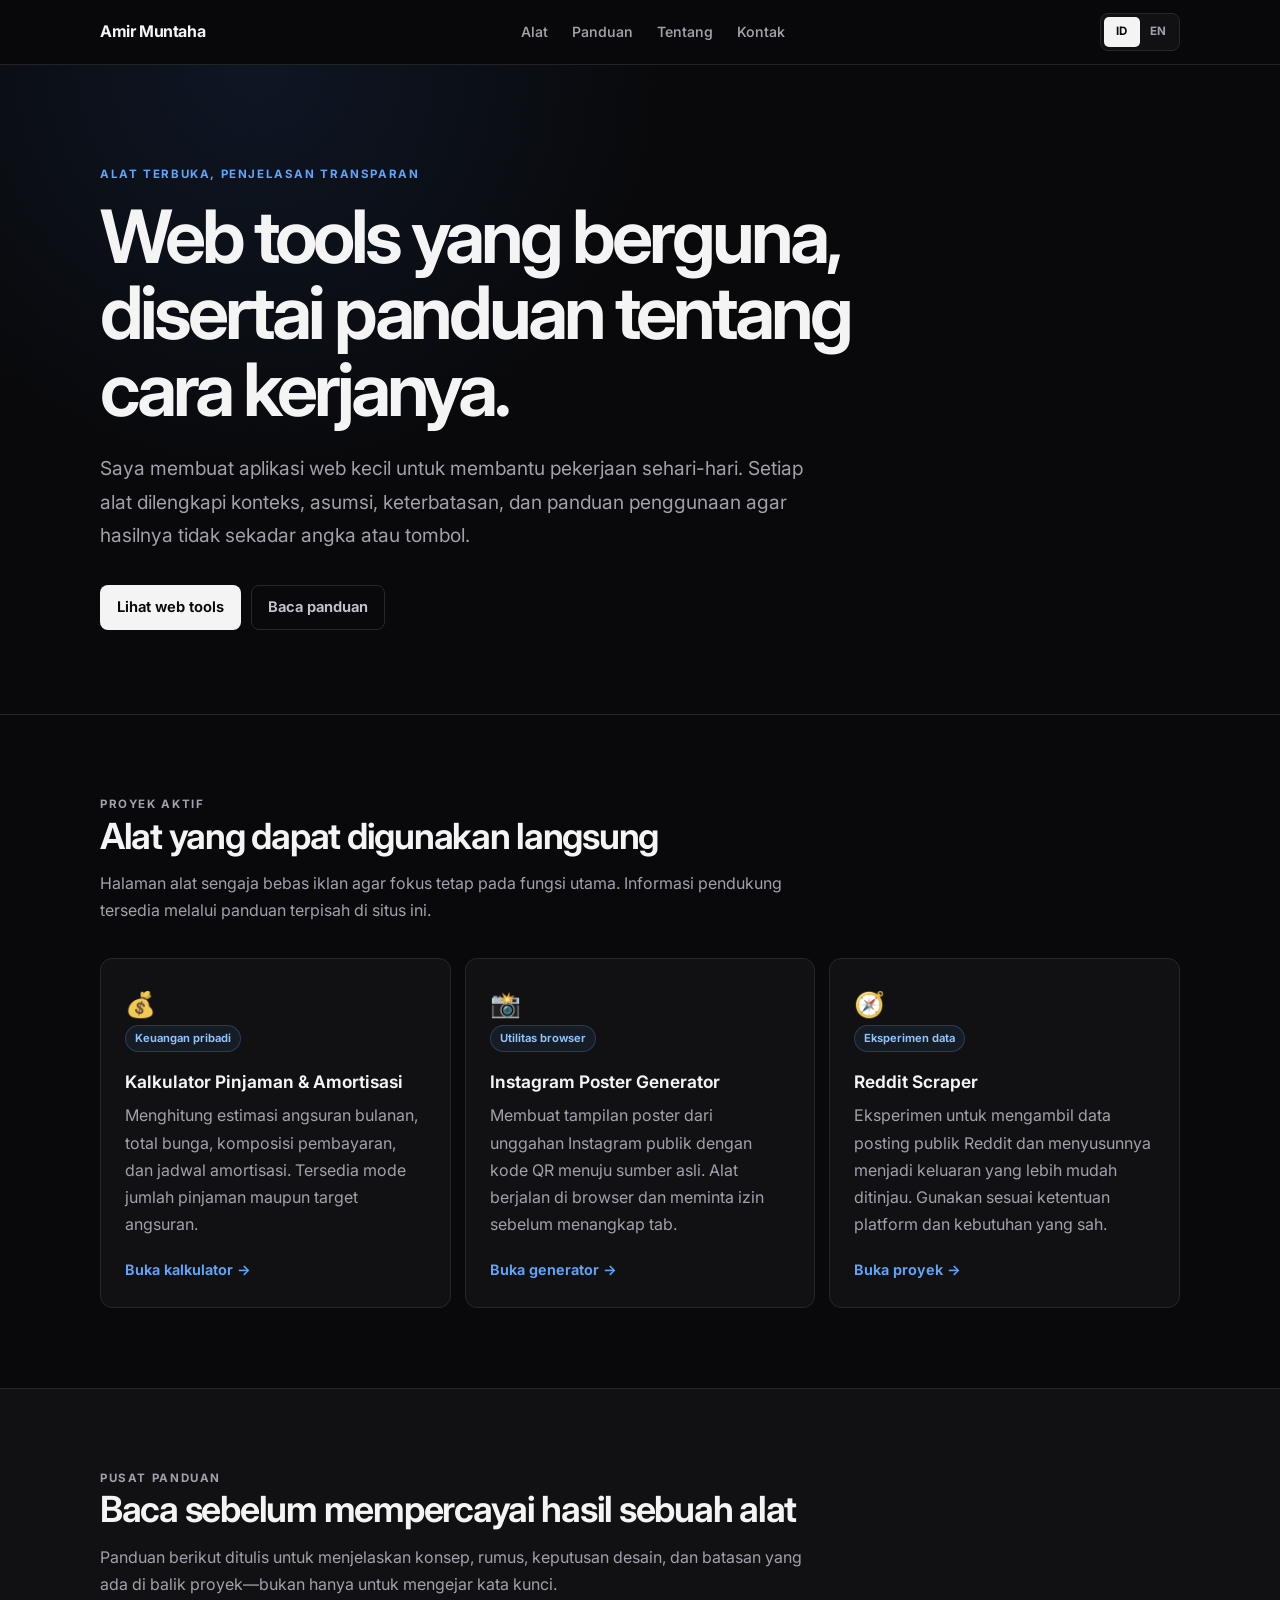
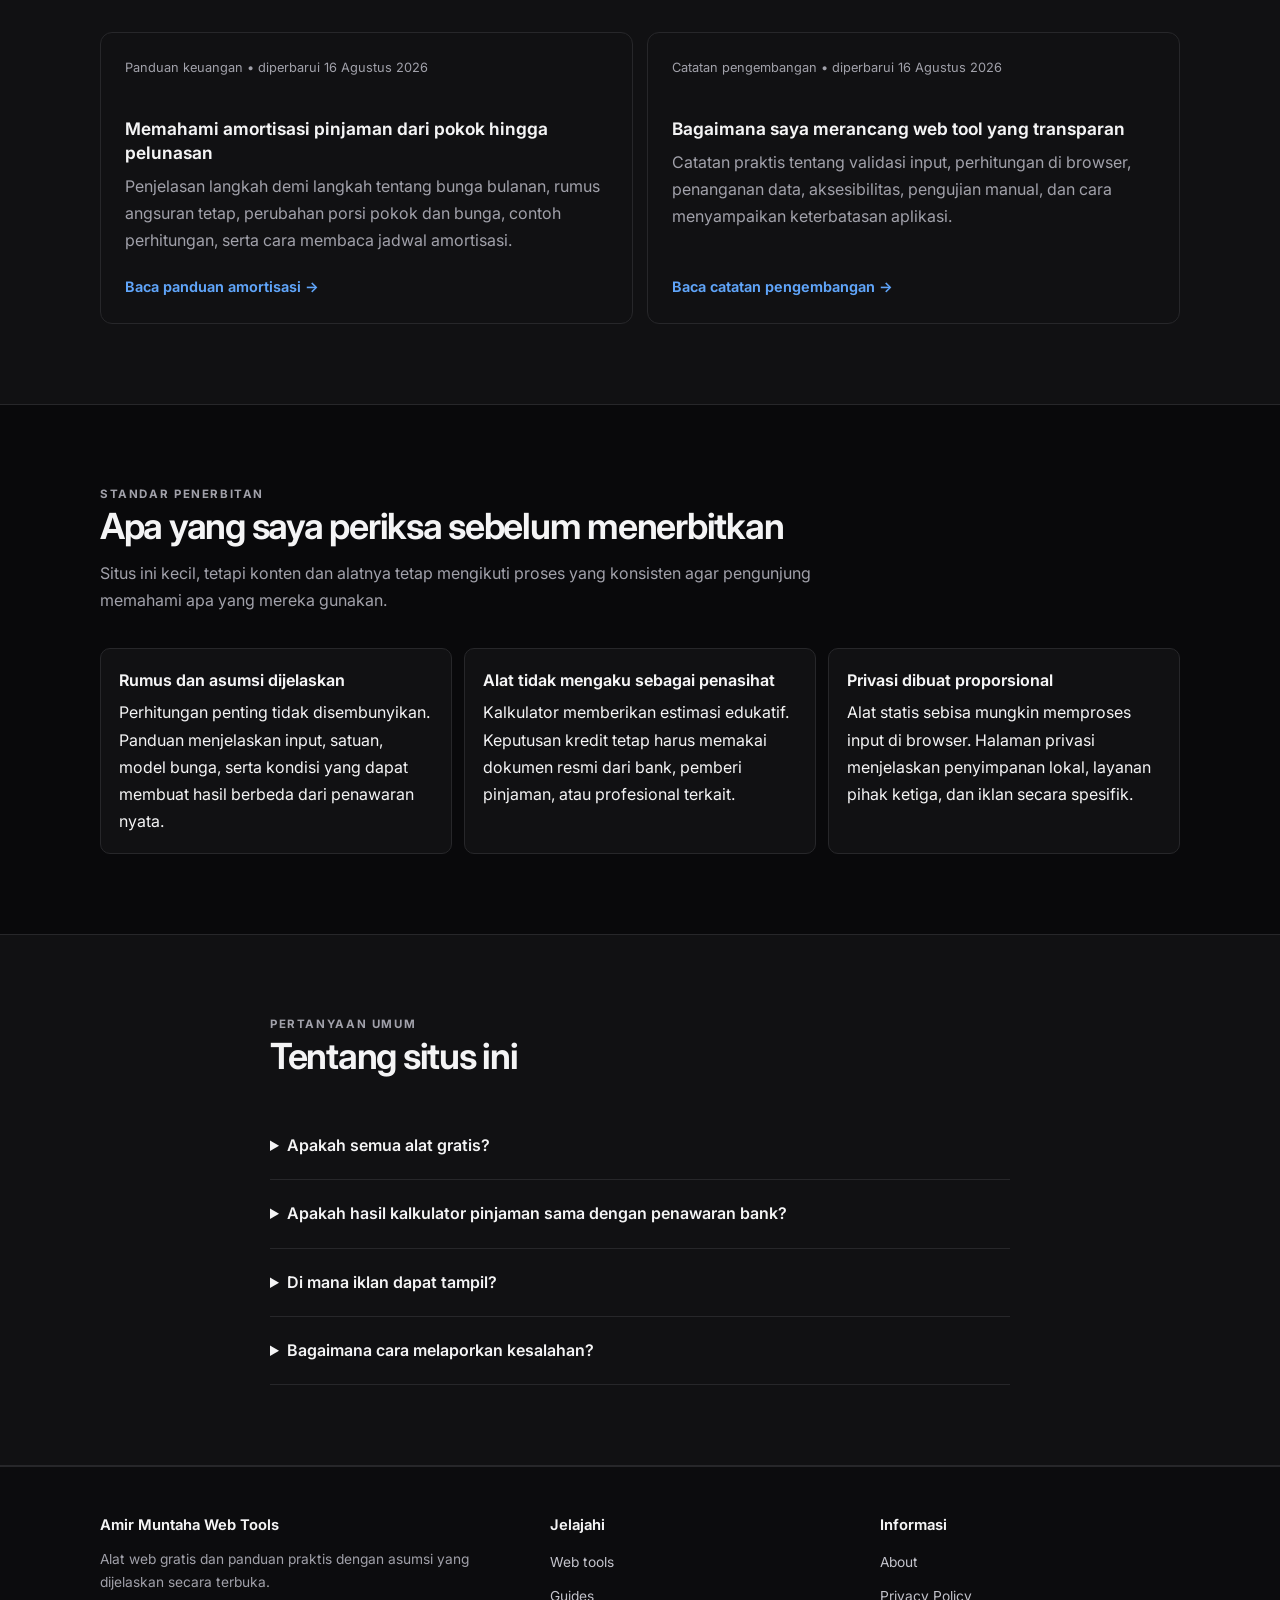
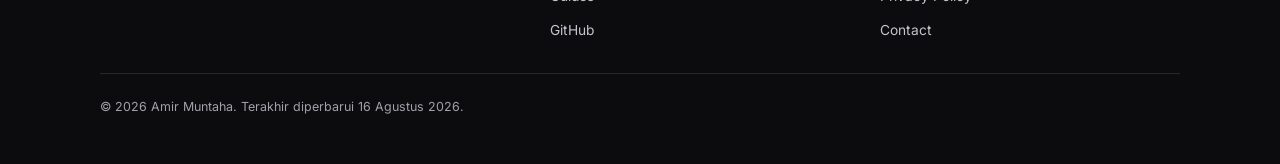
<file: index.html>
<!DOCTYPE html>
<html lang="id">
<head>
    <meta charset="UTF-8">
    <meta name="viewport" content="width=device-width, initial-scale=1.0">
    <meta name="description" content="Kumpulan web tools dan panduan praktis buatan Amir Muntaha tentang perhitungan pinjaman, amortisasi, dan pengembangan aplikasi web yang transparan.">
    <meta name="author" content="Amir Muntaha">
    <meta name="robots" content="index, follow">
    <meta name="google-site-verification" content="MjggPwAFO_3msVSQtmXogyfFJ9tqHHUveaqNxzdXCjE">
    <meta name="google-site-verification" content="DTqaY3J5D7qh8G-DVX8xRxGv7MFPO8VrAMPwiJF7n4w">
    <meta property="og:title" content="Amir Muntaha — Web Tools dan Panduan Praktis">
    <meta property="og:description" content="Alat web gratis disertai panduan yang menjelaskan cara kerja, asumsi, dan batasannya.">
    <meta property="og:type" content="website">
    <meta property="og:url" content="https://amirmuntaha.github.io/">
    <link rel="canonical" href="https://amirmuntaha.github.io/">
    <link rel="icon" href="/favicon.svg" type="image/svg+xml">
    <link rel="preconnect" href="https://fonts.googleapis.com">
    <link rel="preconnect" href="https://fonts.gstatic.com" crossorigin>
    <link href="https://fonts.googleapis.com/css2?family=Inter:wght@400;500;600;700;800&display=swap" rel="stylesheet">
    <link rel="stylesheet" href="/assets/site.css">
    <title>Amir Muntaha — Web Tools dan Panduan Praktis</title>
    <script type="application/ld+json">
    {
        "@context": "https://schema.org",
        "@type": "WebSite",
        "name": "Amir Muntaha Web Tools",
        "url": "https://amirmuntaha.github.io/",
        "author": {
            "@type": "Person",
            "name": "Amir Muntaha",
            "url": "https://amirmuntaha.github.io/about/"
        },
        "inLanguage": ["id", "en"]
    }
    </script>
</head>
<body data-description-id="Kumpulan web tools dan panduan praktis buatan Amir Muntaha tentang perhitungan pinjaman, amortisasi, dan pengembangan aplikasi web yang transparan." data-description-en="A collection of practical web tools and original guides by Amir Muntaha about loan calculations, amortization, and transparent web application development.">
    <a class="skip-link" href="#main">Lewati ke konten utama</a>
    <header class="site-header">
        <div class="container nav-shell">
            <a class="brand" href="/">Amir Muntaha</a>
            <nav class="nav-links" data-menu aria-label="Navigasi utama">
                <a href="#projects" data-section-link="projects"><span data-lang="id">Alat</span><span data-lang="en" hidden>Tools</span></a>
                <a href="#guides" data-section-link="guides"><span data-lang="id">Panduan</span><span data-lang="en" hidden>Guides</span></a>
                <a href="/about/"><span data-lang="id">Tentang</span><span data-lang="en" hidden>About</span></a>
                <a href="/contact/"><span data-lang="id">Kontak</span><span data-lang="en" hidden>Contact</span></a>
            </nav>
            <div class="nav-actions">
                <div class="lang-toggle" aria-label="Language selector">
                    <button type="button" data-set-lang="id" aria-pressed="true">ID</button>
                    <button type="button" data-set-lang="en" aria-pressed="false">EN</button>
                </div>
                <button class="menu-button" type="button" data-menu-button aria-label="Buka navigasi" aria-expanded="false">☰</button>
            </div>
        </div>
    </header>

    <main id="main">
        <div data-lang="id">
            <section class="hero">
                <div class="container">
                    <p class="eyebrow">Alat terbuka, penjelasan transparan</p>
                    <h1>Web tools yang berguna, disertai panduan tentang cara kerjanya.</h1>
                    <p class="lead">Saya membuat aplikasi web kecil untuk membantu pekerjaan sehari-hari. Setiap alat dilengkapi konteks, asumsi, keterbatasan, dan panduan penggunaan agar hasilnya tidak sekadar angka atau tombol.</p>
                    <div class="hero-actions">
                        <a class="button button-primary" href="#projects" data-section-link="projects">Lihat web tools</a>
                        <a class="button button-secondary" href="#guides" data-section-link="guides">Baca panduan</a>
                    </div>
                </div>
            </section>

            <section class="section" id="projects">
                <div class="container">
                    <div class="section-heading">
                        <p class="eyebrow">Proyek aktif</p>
                        <h2>Alat yang dapat digunakan langsung</h2>
                        <p>Halaman alat sengaja bebas iklan agar fokus tetap pada fungsi utama. Informasi pendukung tersedia melalui panduan terpisah di situs ini.</p>
                    </div>
                    <div class="card-grid three">
                        <article class="card">
                            <span class="icon" aria-hidden="true">💰</span>
                            <span class="pill">Keuangan pribadi</span>
                            <h3>Kalkulator Pinjaman &amp; Amortisasi</h3>
                            <p>Menghitung estimasi angsuran bulanan, total bunga, komposisi pembayaran, dan jadwal amortisasi. Tersedia mode jumlah pinjaman maupun target angsuran.</p>
                            <a class="card-link" href="https://amirmuntaha.github.io/loan_calculator/">Buka kalkulator →</a>
                        </article>
                        <article class="card">
                            <span class="icon" aria-hidden="true">📸</span>
                            <span class="pill">Utilitas browser</span>
                            <h3>Instagram Poster Generator</h3>
                            <p>Membuat tampilan poster dari unggahan Instagram publik dengan kode QR menuju sumber asli. Alat berjalan di browser dan meminta izin sebelum menangkap tab.</p>
                            <a class="card-link" href="https://amirmuntaha.github.io/instagram_extractor/">Buka generator →</a>
                        </article>
                        <article class="card">
                            <span class="icon" aria-hidden="true">🧭</span>
                            <span class="pill">Eksperimen data</span>
                            <h3>Reddit Scraper</h3>
                            <p>Eksperimen untuk mengambil data posting publik Reddit dan menyusunnya menjadi keluaran yang lebih mudah ditinjau. Gunakan sesuai ketentuan platform dan kebutuhan yang sah.</p>
                            <a class="card-link" href="https://reddit-scrapper-phi.vercel.app/" rel="noopener">Buka proyek →</a>
                        </article>
                    </div>
                </div>
            </section>

            <section class="section section-alt" id="guides">
                <div class="container">
                    <div class="section-heading">
                        <p class="eyebrow">Pusat panduan</p>
                        <h2>Baca sebelum mempercayai hasil sebuah alat</h2>
                        <p>Panduan berikut ditulis untuk menjelaskan konsep, rumus, keputusan desain, dan batasan yang ada di balik proyek—bukan hanya untuk mengejar kata kunci.</p>
                    </div>
                    <div class="card-grid">
                        <article class="card">
                            <p class="meta">Panduan keuangan • diperbarui 16 Agustus 2026</p>
                            <h3>Memahami amortisasi pinjaman dari pokok hingga pelunasan</h3>
                            <p>Penjelasan langkah demi langkah tentang bunga bulanan, rumus angsuran tetap, perubahan porsi pokok dan bunga, contoh perhitungan, serta cara membaca jadwal amortisasi.</p>
                            <a class="card-link" href="/guides/loan-amortization/">Baca panduan amortisasi →</a>
                        </article>
                        <article class="card">
                            <p class="meta">Catatan pengembangan • diperbarui 16 Agustus 2026</p>
                            <h3>Bagaimana saya merancang web tool yang transparan</h3>
                            <p>Catatan praktis tentang validasi input, perhitungan di browser, penanganan data, aksesibilitas, pengujian manual, dan cara menyampaikan keterbatasan aplikasi.</p>
                            <a class="card-link" href="/guides/building-transparent-web-tools/">Baca catatan pengembangan →</a>
                        </article>
                    </div>
                </div>
            </section>

            <section class="section">
                <div class="container">
                    <div class="section-heading">
                        <p class="eyebrow">Standar penerbitan</p>
                        <h2>Apa yang saya periksa sebelum menerbitkan</h2>
                        <p>Situs ini kecil, tetapi konten dan alatnya tetap mengikuti proses yang konsisten agar pengunjung memahami apa yang mereka gunakan.</p>
                    </div>
                    <ul class="feature-list">
                        <li><strong>Rumus dan asumsi dijelaskan</strong>Perhitungan penting tidak disembunyikan. Panduan menjelaskan input, satuan, model bunga, serta kondisi yang dapat membuat hasil berbeda dari penawaran nyata.</li>
                        <li><strong>Alat tidak mengaku sebagai penasihat</strong>Kalkulator memberikan estimasi edukatif. Keputusan kredit tetap harus memakai dokumen resmi dari bank, pemberi pinjaman, atau profesional terkait.</li>
                        <li><strong>Privasi dibuat proporsional</strong>Alat statis sebisa mungkin memproses input di browser. Halaman privasi menjelaskan penyimpanan lokal, layanan pihak ketiga, dan iklan secara spesifik.</li>
                    </ul>
                </div>
            </section>

            <section class="section section-alt faq">
                <div class="container content-width">
                    <div class="section-heading">
                        <p class="eyebrow">Pertanyaan umum</p>
                        <h2>Tentang situs ini</h2>
                    </div>
                    <details>
                        <summary>Apakah semua alat gratis?</summary>
                        <p>Ya. Proyek yang ditautkan dari halaman ini dapat digunakan tanpa pembayaran. Beberapa proyek mungkin bergantung pada layanan pihak ketiga yang memiliki kebijakan sendiri.</p>
                    </details>
                    <details>
                        <summary>Apakah hasil kalkulator pinjaman sama dengan penawaran bank?</summary>
                        <p>Tidak selalu. Kalkulator memakai model angsuran tetap berdasarkan input pengguna dan tidak memasukkan biaya administrasi, asuransi, pajak, denda, bunga mengambang, atau aturan pembulatan pemberi pinjaman.</p>
                    </details>
                    <details>
                        <summary>Di mana iklan dapat tampil?</summary>
                        <p>Iklan tidak dipasang pada halaman alat, halaman kontak, halaman tentang, halaman privasi, atau beranda. Kode iklan hanya disertakan pada panduan panjang yang memiliki konten utama mandiri.</p>
                    </details>
                    <details>
                        <summary>Bagaimana cara melaporkan kesalahan?</summary>
                        <p>Kunjungi halaman Kontak dan gunakan tautan GitHub yang sesuai. Sertakan halaman, langkah untuk mengulang masalah, hasil yang diharapkan, dan perangkat atau browser yang digunakan.</p>
                    </details>
                </div>
            </section>
        </div>

        <div data-lang="en" hidden>
            <section class="hero">
                <div class="container">
                    <p class="eyebrow">Open tools, transparent explanations</p>
                    <h1>Useful web tools with guides that explain how they work.</h1>
                    <p class="lead">I build small web applications for everyday tasks. Each tool is supported by context, assumptions, limitations, and practical guidance so visitors receive more than a number or a button.</p>
                    <div class="hero-actions">
                        <a class="button button-primary" href="#projects" data-section-link="projects">Explore web tools</a>
                        <a class="button button-secondary" href="#guides" data-section-link="guides">Read the guides</a>
                    </div>
                </div>
            </section>

            <section class="section" id="projects-en">
                <div class="container">
                    <div class="section-heading">
                        <p class="eyebrow">Active projects</p>
                        <h2>Tools you can use now</h2>
                        <p>Tool pages are intentionally ad-free so the interface remains focused. Supporting information is published in separate guides on this site.</p>
                    </div>
                    <div class="card-grid three">
                        <article class="card"><span class="icon">💰</span><span class="pill">Personal finance</span><h3>Loan &amp; Amortization Calculator</h3><p>Estimates monthly payments, total interest, payment composition, and a full amortization schedule. It supports both loan-principal and target-payment modes.</p><a class="card-link" href="https://amirmuntaha.github.io/loan_calculator/">Open the calculator →</a></article>
                        <article class="card"><span class="icon">📸</span><span class="pill">Browser utility</span><h3>Instagram Poster Generator</h3><p>Creates a poster view from a public Instagram post with a QR code to the original source. It runs in the browser and asks before capturing the tab.</p><a class="card-link" href="https://amirmuntaha.github.io/instagram_extractor/">Open the generator →</a></article>
                        <article class="card"><span class="icon">🧭</span><span class="pill">Data experiment</span><h3>Reddit Scraper</h3><p>An experiment for retrieving public Reddit post data and arranging it into an easier-to-review output. Use it for legitimate needs and follow platform terms.</p><a class="card-link" href="https://reddit-scrapper-phi.vercel.app/" rel="noopener">Open the project →</a></article>
                    </div>
                </div>
            </section>

            <section class="section section-alt" id="guides-en">
                <div class="container">
                    <div class="section-heading"><p class="eyebrow">Guide center</p><h2>Read before trusting a tool's output</h2><p>These guides explain concepts, formulas, design decisions, and limitations behind the projects rather than merely targeting search terms.</p></div>
                    <div class="card-grid">
                        <article class="card"><p class="meta">Finance guide • updated August 16, 2026</p><h3>Understanding loan amortization from principal to payoff</h3><p>A step-by-step explanation of monthly interest, the fixed-payment formula, changing principal and interest portions, a worked example, and how to read a schedule.</p><a class="card-link" href="/guides/loan-amortization/">Read the amortization guide →</a></article>
                        <article class="card"><p class="meta">Development notes • updated August 16, 2026</p><h3>How I design transparent web tools</h3><p>Practical notes about input validation, browser-side calculations, data handling, accessibility, manual verification, and communicating application limits.</p><a class="card-link" href="/guides/building-transparent-web-tools/">Read the development notes →</a></article>
                    </div>
                </div>
            </section>

            <section class="section">
                <div class="container">
                    <div class="section-heading"><p class="eyebrow">Publishing standards</p><h2>What I check before publishing</h2><p>This is a small site, but its content and tools still follow a consistent process so visitors understand what they are using.</p></div>
                    <ul class="feature-list">
                        <li><strong>Formulas and assumptions are explained</strong>Important calculations are not hidden. Guides identify inputs, units, interest models, and reasons real offers may differ.</li>
                        <li><strong>Tools do not claim to be advisers</strong>The calculator offers educational estimates. Credit decisions should rely on official documents from a lender or relevant professional.</li>
                        <li><strong>Privacy is proportional</strong>Static tools process input in the browser where practical. The privacy page specifically explains local storage, third parties, and advertising.</li>
                    </ul>
                </div>
            </section>

            <section class="section section-alt faq">
                <div class="container content-width">
                    <div class="section-heading"><p class="eyebrow">Frequently asked questions</p><h2>About this site</h2></div>
                    <details><summary>Are all tools free?</summary><p>Yes. Projects linked from this page can be used without payment. Some projects may rely on third-party services with their own policies.</p></details>
                    <details><summary>Will the loan calculator match a bank offer?</summary><p>Not necessarily. It uses a fixed-payment model based on user inputs and excludes administration fees, insurance, taxes, penalties, floating rates, and lender-specific rounding.</p></details>
                    <details><summary>Where can ads appear?</summary><p>Ads are not enabled on tools, contact, about, privacy, or the homepage. Advertising code is included only on long-form guides with independent main content.</p></details>
                    <details><summary>How do I report an error?</summary><p>Visit Contact and use the relevant GitHub link. Include the page, reproduction steps, expected result, and the device or browser used.</p></details>
                </div>
            </section>
        </div>
    </main>

    <footer class="site-footer">
        <div class="container">
            <div class="footer-grid">
                <div><h2>Amir Muntaha Web Tools</h2><p data-lang="id">Alat web gratis dan panduan praktis dengan asumsi yang dijelaskan secara terbuka.</p><p data-lang="en" hidden>Free web tools and practical guides with openly explained assumptions.</p></div>
                <div><h3 data-lang="id">Jelajahi</h3><h3 data-lang="en" hidden>Explore</h3><ul><li><a href="#projects" data-section-link="projects">Web tools</a></li><li><a href="#guides" data-section-link="guides">Guides</a></li><li><a href="https://github.com/amirmuntaha">GitHub</a></li></ul></div>
                <div><h3 data-lang="id">Informasi</h3><h3 data-lang="en" hidden>Information</h3><ul><li><a href="/about/">About</a></li><li><a href="/privacy/">Privacy Policy</a></li><li><a href="/contact/">Contact</a></li></ul></div>
            </div>
            <div class="footer-note">© 2026 Amir Muntaha. <span data-lang="id">Terakhir diperbarui 16 Agustus 2026.</span><span data-lang="en" hidden>Last updated August 16, 2026.</span></div>
        </div>
    </footer>
    <script src="/assets/site.js" defer></script>
</body>
</html>
</file>
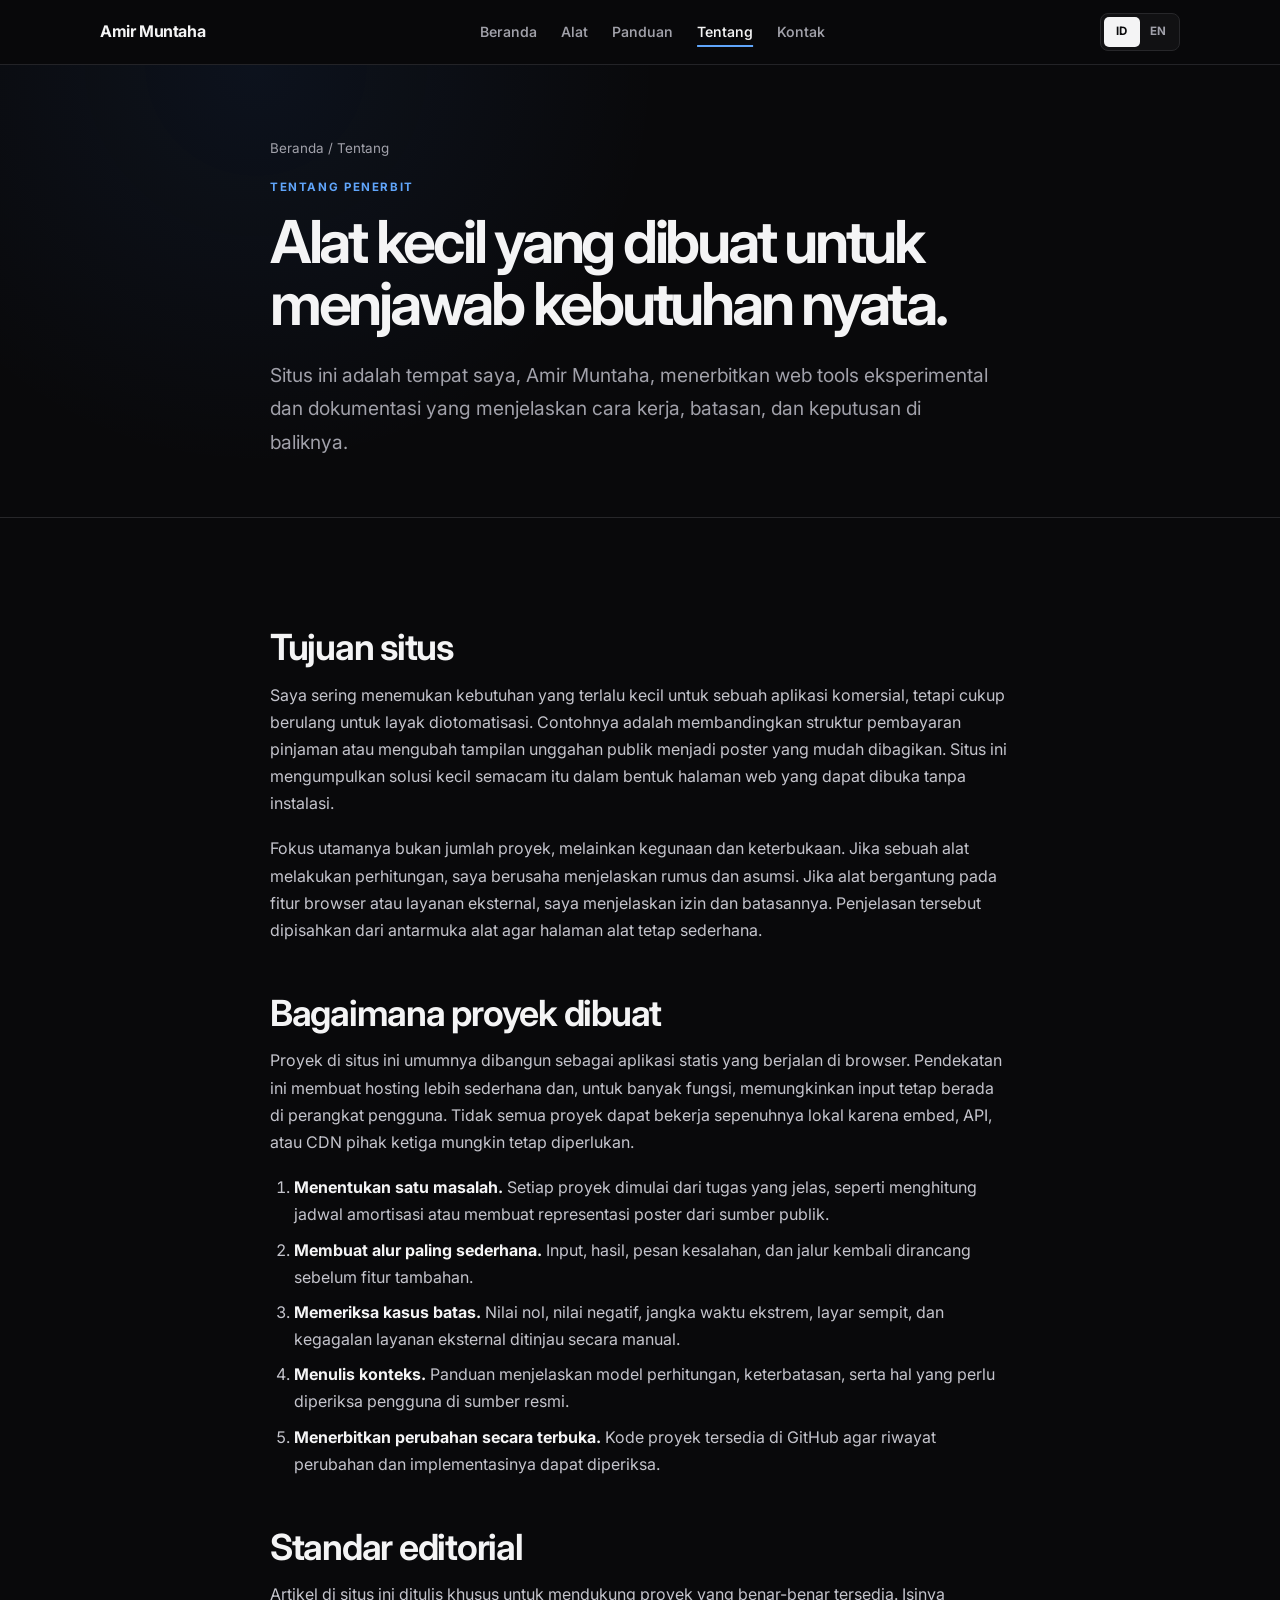
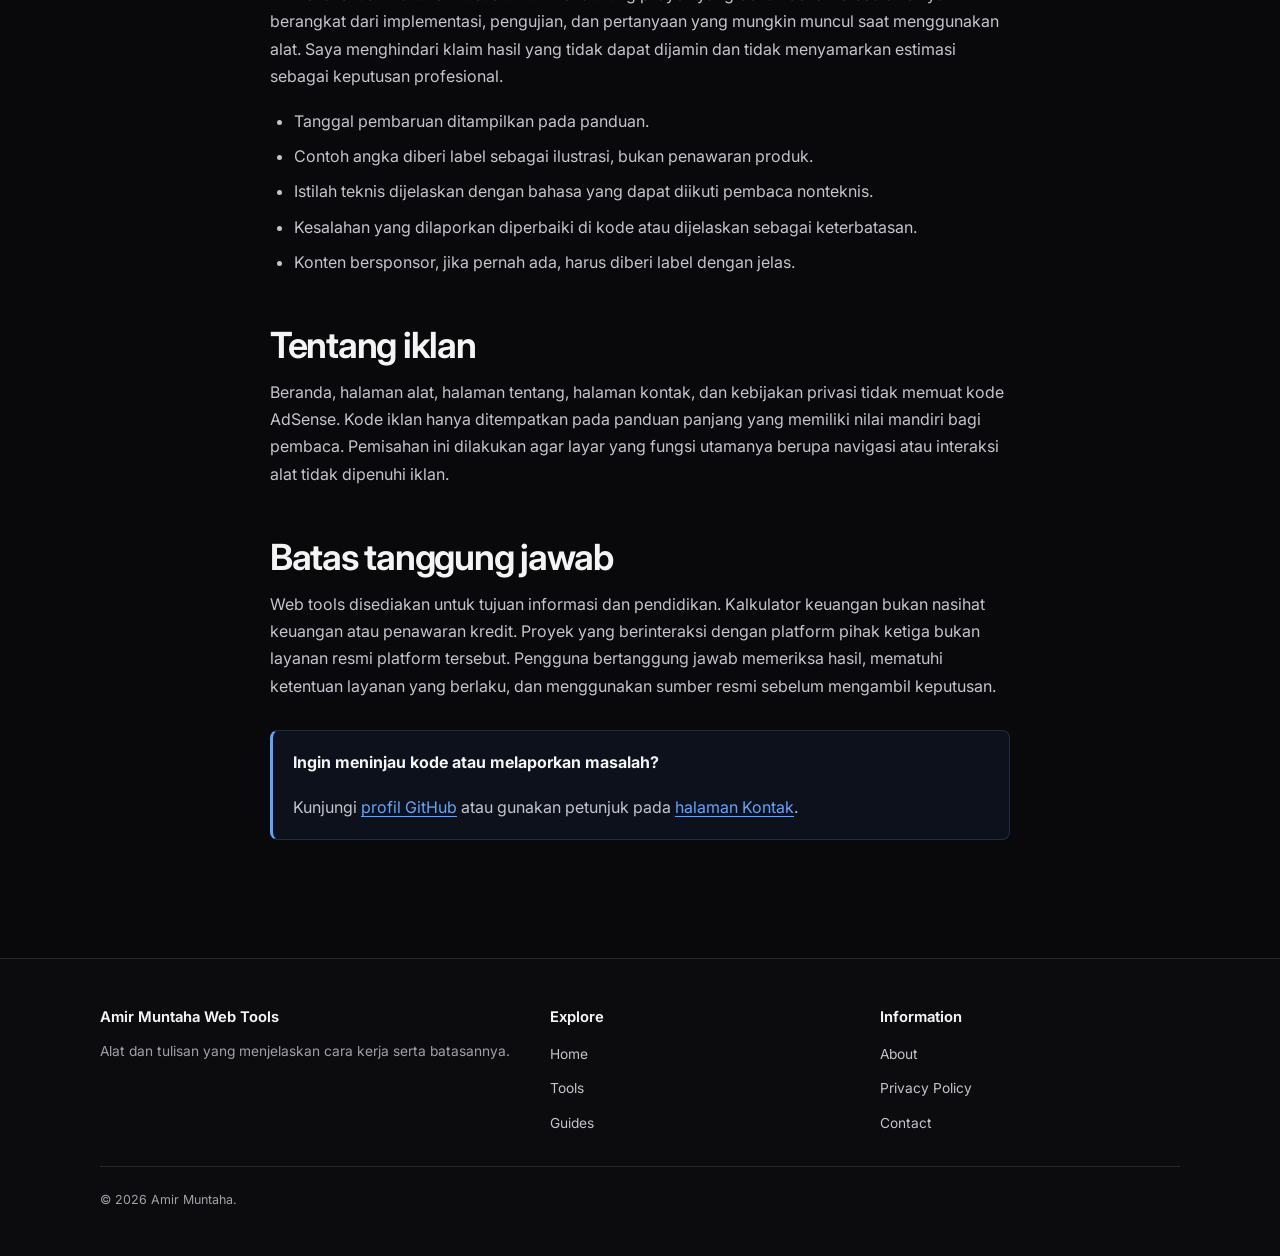
<file: about/index.html>
<!DOCTYPE html>
<html lang="id">
<head>
    <meta charset="UTF-8">
    <meta name="viewport" content="width=device-width, initial-scale=1.0">
    <meta name="description" content="Tentang Amir Muntaha, tujuan situs, proses pembuatan web tools, dan standar editorial yang digunakan untuk menerbitkan panduan.">
    <meta name="author" content="Amir Muntaha">
    <meta name="robots" content="index, follow">
    <link rel="canonical" href="https://amirmuntaha.github.io/about/">
    <link rel="icon" href="/favicon.svg" type="image/svg+xml">
    <link rel="preconnect" href="https://fonts.googleapis.com">
    <link rel="preconnect" href="https://fonts.gstatic.com" crossorigin>
    <link href="https://fonts.googleapis.com/css2?family=Inter:wght@400;500;600;700;800&display=swap" rel="stylesheet">
    <link rel="stylesheet" href="/assets/site.css">
    <title>Tentang Amir Muntaha dan Situs Ini</title>
</head>
<body data-description-id="Tentang Amir Muntaha, tujuan situs, proses pembuatan web tools, dan standar editorial yang digunakan untuk menerbitkan panduan." data-description-en="About Amir Muntaha, this site's purpose, the web-tool development process, and the editorial standards used for published guides.">
    <a class="skip-link" href="#main">Lewati ke konten utama</a>
    <header class="site-header"><div class="container nav-shell"><a class="brand" href="/">Amir Muntaha</a><nav class="nav-links" data-menu aria-label="Main navigation"><a href="/"><span data-lang="id">Beranda</span><span data-lang="en" hidden>Home</span></a><a href="/#projects"><span data-lang="id">Alat</span><span data-lang="en" hidden>Tools</span></a><a href="/#guides"><span data-lang="id">Panduan</span><span data-lang="en" hidden>Guides</span></a><a href="/about/" aria-current="page"><span data-lang="id">Tentang</span><span data-lang="en" hidden>About</span></a><a href="/contact/"><span data-lang="id">Kontak</span><span data-lang="en" hidden>Contact</span></a></nav><div class="nav-actions"><div class="lang-toggle" aria-label="Language selector"><button type="button" data-set-lang="id">ID</button><button type="button" data-set-lang="en">EN</button></div><button class="menu-button" type="button" data-menu-button aria-label="Buka navigasi" aria-expanded="false">☰</button></div></div></header>
    <main id="main">
        <div data-lang="id">
            <header class="page-hero"><div class="container content-width"><nav class="breadcrumbs"><a href="/">Beranda</a> / Tentang</nav><p class="eyebrow">Tentang penerbit</p><h1>Alat kecil yang dibuat untuk menjawab kebutuhan nyata.</h1><p class="lead">Situs ini adalah tempat saya, Amir Muntaha, menerbitkan web tools eksperimental dan dokumentasi yang menjelaskan cara kerja, batasan, dan keputusan di baliknya.</p></div></header>
            <article class="article"><div class="container content-width">
                <h2>Tujuan situs</h2>
                <p>Saya sering menemukan kebutuhan yang terlalu kecil untuk sebuah aplikasi komersial, tetapi cukup berulang untuk layak diotomatisasi. Contohnya adalah membandingkan struktur pembayaran pinjaman atau mengubah tampilan unggahan publik menjadi poster yang mudah dibagikan. Situs ini mengumpulkan solusi kecil semacam itu dalam bentuk halaman web yang dapat dibuka tanpa instalasi.</p>
                <p>Fokus utamanya bukan jumlah proyek, melainkan kegunaan dan keterbukaan. Jika sebuah alat melakukan perhitungan, saya berusaha menjelaskan rumus dan asumsi. Jika alat bergantung pada fitur browser atau layanan eksternal, saya menjelaskan izin dan batasannya. Penjelasan tersebut dipisahkan dari antarmuka alat agar halaman alat tetap sederhana.</p>

                <h2>Bagaimana proyek dibuat</h2>
                <p>Proyek di situs ini umumnya dibangun sebagai aplikasi statis yang berjalan di browser. Pendekatan ini membuat hosting lebih sederhana dan, untuk banyak fungsi, memungkinkan input tetap berada di perangkat pengguna. Tidak semua proyek dapat bekerja sepenuhnya lokal karena embed, API, atau CDN pihak ketiga mungkin tetap diperlukan.</p>
                <ol>
                    <li><strong>Menentukan satu masalah.</strong> Setiap proyek dimulai dari tugas yang jelas, seperti menghitung jadwal amortisasi atau membuat representasi poster dari sumber publik.</li>
                    <li><strong>Membuat alur paling sederhana.</strong> Input, hasil, pesan kesalahan, dan jalur kembali dirancang sebelum fitur tambahan.</li>
                    <li><strong>Memeriksa kasus batas.</strong> Nilai nol, nilai negatif, jangka waktu ekstrem, layar sempit, dan kegagalan layanan eksternal ditinjau secara manual.</li>
                    <li><strong>Menulis konteks.</strong> Panduan menjelaskan model perhitungan, keterbatasan, serta hal yang perlu diperiksa pengguna di sumber resmi.</li>
                    <li><strong>Menerbitkan perubahan secara terbuka.</strong> Kode proyek tersedia di GitHub agar riwayat perubahan dan implementasinya dapat diperiksa.</li>
                </ol>

                <h2>Standar editorial</h2>
                <p>Artikel di situs ini ditulis khusus untuk mendukung proyek yang benar-benar tersedia. Isinya berangkat dari implementasi, pengujian, dan pertanyaan yang mungkin muncul saat menggunakan alat. Saya menghindari klaim hasil yang tidak dapat dijamin dan tidak menyamarkan estimasi sebagai keputusan profesional.</p>
                <ul>
                    <li>Tanggal pembaruan ditampilkan pada panduan.</li>
                    <li>Contoh angka diberi label sebagai ilustrasi, bukan penawaran produk.</li>
                    <li>Istilah teknis dijelaskan dengan bahasa yang dapat diikuti pembaca nonteknis.</li>
                    <li>Kesalahan yang dilaporkan diperbaiki di kode atau dijelaskan sebagai keterbatasan.</li>
                    <li>Konten bersponsor, jika pernah ada, harus diberi label dengan jelas.</li>
                </ul>

                <h2>Tentang iklan</h2>
                <p>Beranda, halaman alat, halaman tentang, halaman kontak, dan kebijakan privasi tidak memuat kode AdSense. Kode iklan hanya ditempatkan pada panduan panjang yang memiliki nilai mandiri bagi pembaca. Pemisahan ini dilakukan agar layar yang fungsi utamanya berupa navigasi atau interaksi alat tidak dipenuhi iklan.</p>

                <h2>Batas tanggung jawab</h2>
                <p>Web tools disediakan untuk tujuan informasi dan pendidikan. Kalkulator keuangan bukan nasihat keuangan atau penawaran kredit. Proyek yang berinteraksi dengan platform pihak ketiga bukan layanan resmi platform tersebut. Pengguna bertanggung jawab memeriksa hasil, mematuhi ketentuan layanan yang berlaku, dan menggunakan sumber resmi sebelum mengambil keputusan.</p>

                <div class="callout"><p><strong>Ingin meninjau kode atau melaporkan masalah?</strong></p><p>Kunjungi <a href="https://github.com/amirmuntaha">profil GitHub</a> atau gunakan petunjuk pada <a href="/contact/">halaman Kontak</a>.</p></div>
            </div></article>
        </div>

        <div data-lang="en" hidden>
            <header class="page-hero"><div class="container content-width"><nav class="breadcrumbs"><a href="/">Home</a> / About</nav><p class="eyebrow">About the publisher</p><h1>Small tools built to answer real needs.</h1><p class="lead">This is where I, Amir Muntaha, publish experimental web tools and documentation that explains how they work, what they cannot do, and why they were designed that way.</p></div></header>
            <article class="article"><div class="container content-width">
                <h2>Purpose of the site</h2><p>I often encounter needs that are too small for a commercial application but repetitive enough to automate. Examples include comparing a loan payment structure or turning a public post view into a shareable poster. This site collects such focused solutions as web pages that require no installation.</p><p>The priority is usefulness and openness rather than project count. When a tool calculates something, I aim to explain its formula and assumptions. When it relies on a browser feature or external service, I explain the relevant permission and limitations. These explanations live separately so the actual tool remains focused.</p>
                <h2>How projects are built</h2><p>Projects are generally static browser applications. That keeps hosting simple and, for many functions, lets inputs remain on the visitor's device. Some tools still require third-party embeds, APIs, or CDN assets.</p><ol><li><strong>Define one problem.</strong> Each project starts with a focused task.</li><li><strong>Design the simplest flow.</strong> Inputs, outputs, errors, and a route back are planned first.</li><li><strong>Check edge cases.</strong> Zero, negative, extreme, narrow-screen, and external-service failure scenarios are reviewed.</li><li><strong>Write context.</strong> A guide explains the model, limitations, and what users should verify officially.</li><li><strong>Publish openly.</strong> Project code is available on GitHub so implementation and history can be reviewed.</li></ol>
                <h2>Editorial standards</h2><p>Articles support projects that actually exist. They are based on implementation details, testing, and realistic user questions. I avoid guarantees that a tool cannot provide and do not present estimates as professional decisions.</p><ul><li>Guides display an update date.</li><li>Numerical examples are labeled as illustrations.</li><li>Technical terms are explained for nontechnical readers.</li><li>Reported errors are fixed or documented as limitations.</li><li>Any future sponsored content must be clearly labeled.</li></ul>
                <h2>Advertising approach</h2><p>The homepage, tools, About, Contact, and Privacy Policy do not load AdSense. Advertising code is limited to long-form guides that have independent reader value. This prevents navigation and application screens from being treated as ad surfaces.</p>
                <h2>Limitations</h2><p>Tools are provided for information and education. The finance calculator is not financial advice or a credit offer. Projects that interact with third-party platforms are not official services of those platforms. Visitors should verify outputs, follow applicable terms, and consult official sources before making decisions.</p>
                <div class="callout"><p><strong>Want to inspect the code or report an issue?</strong></p><p>Visit my <a href="https://github.com/amirmuntaha">GitHub profile</a> or follow the options on <a href="/contact/">Contact</a>.</p></div>
            </div></article>
        </div>
    </main>
    <footer class="site-footer"><div class="container"><div class="footer-grid"><div><h2>Amir Muntaha Web Tools</h2><p data-lang="id">Alat dan tulisan yang menjelaskan cara kerja serta batasannya.</p><p data-lang="en" hidden>Tools and writing that explain how things work and where they stop.</p></div><div><h3>Explore</h3><ul><li><a href="/">Home</a></li><li><a href="/#projects">Tools</a></li><li><a href="/#guides">Guides</a></li></ul></div><div><h3>Information</h3><ul><li><a href="/about/">About</a></li><li><a href="/privacy/">Privacy Policy</a></li><li><a href="/contact/">Contact</a></li></ul></div></div><div class="footer-note">© 2026 Amir Muntaha.</div></div></footer>
    <script src="/assets/site.js" defer></script>
</body>
</html>
</file>
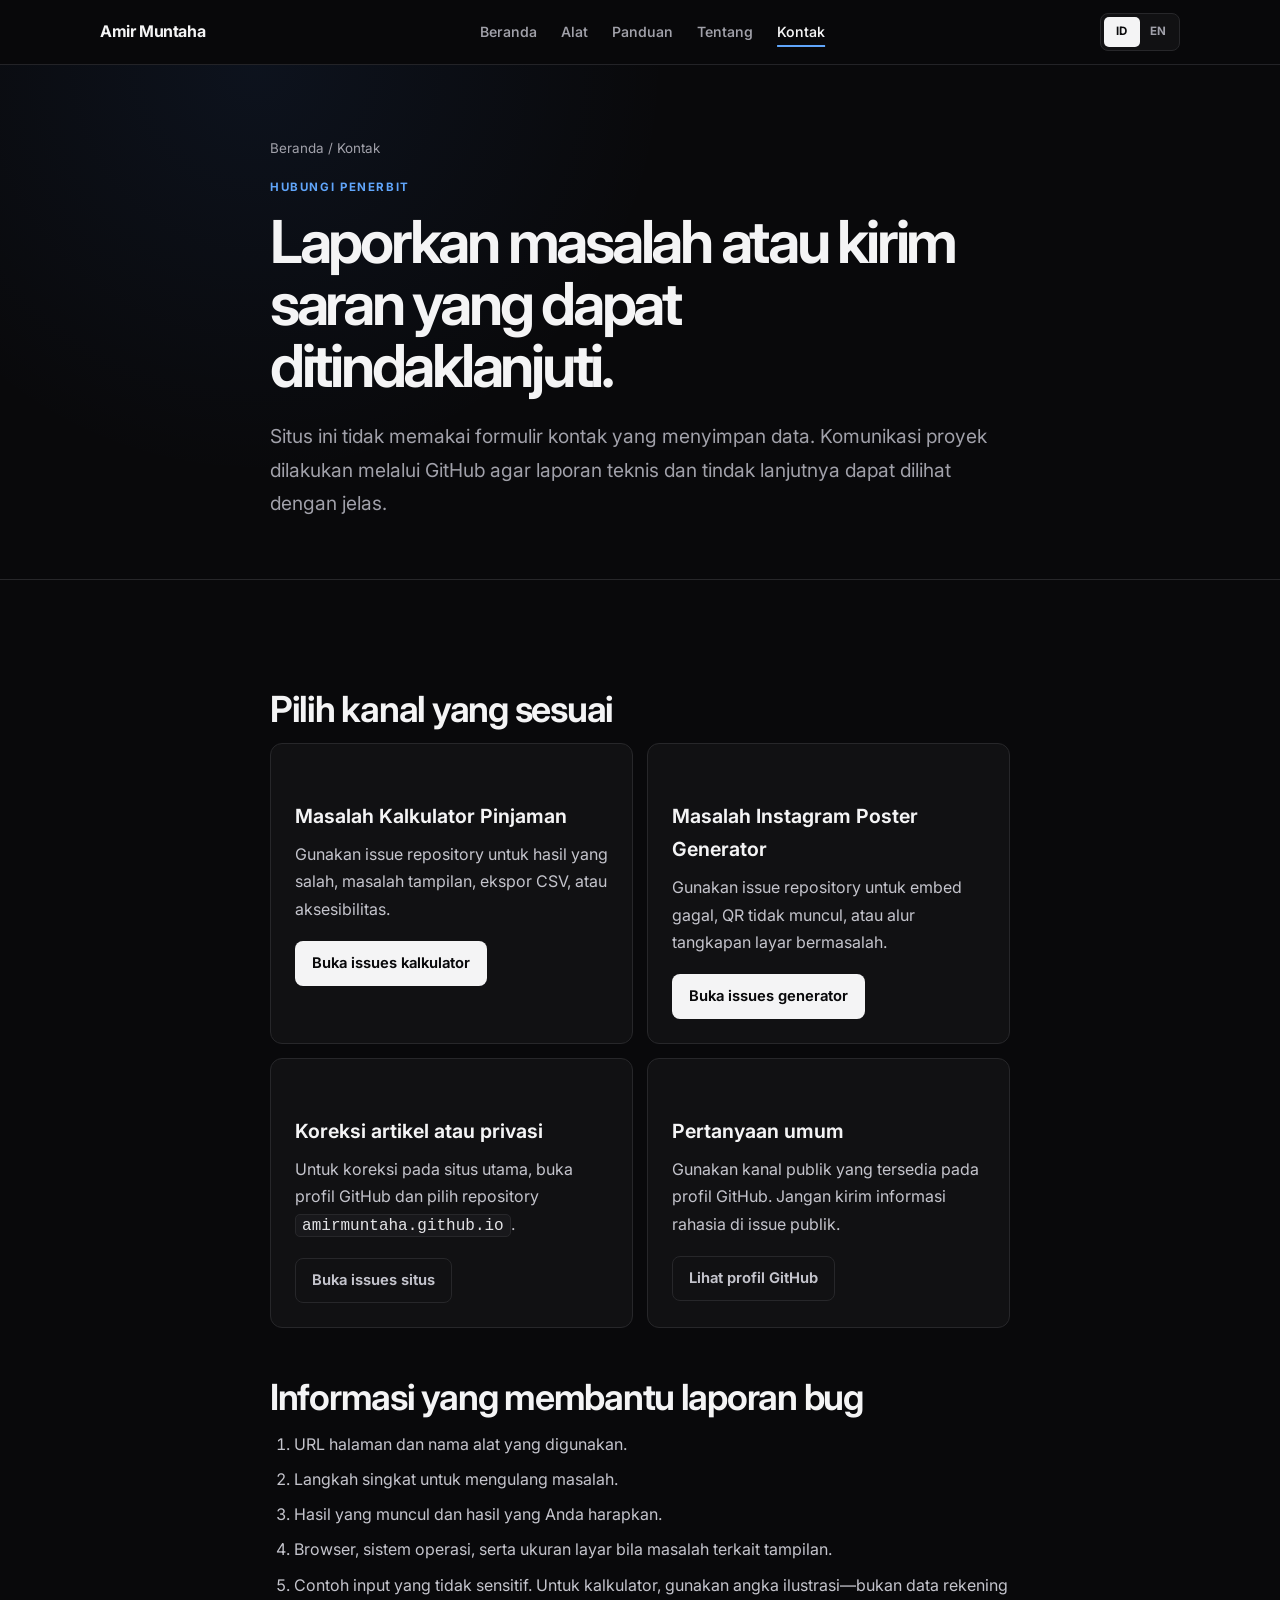
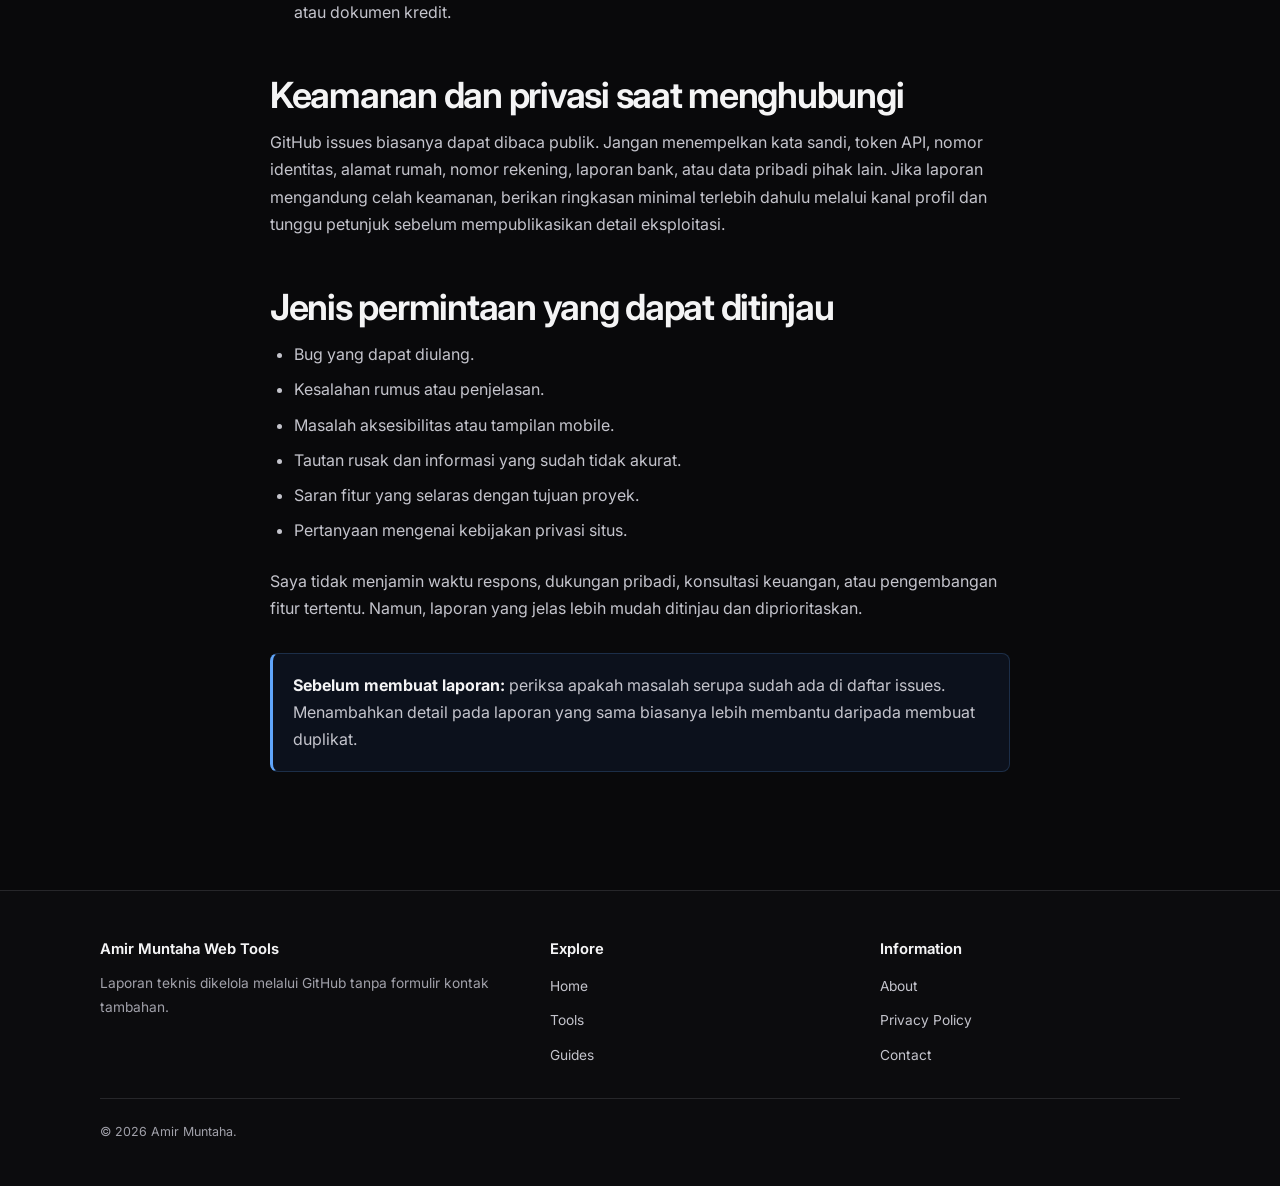
<file: contact/index.html>
<!DOCTYPE html>
<html lang="id">
<head>
    <meta charset="UTF-8">
    <meta name="viewport" content="width=device-width, initial-scale=1.0">
    <meta name="description" content="Hubungi Amir Muntaha untuk melaporkan bug, memberikan koreksi konten, mengajukan pertanyaan privasi, atau menyarankan perbaikan web tools.">
    <meta name="author" content="Amir Muntaha">
    <meta name="robots" content="index, follow">
    <link rel="canonical" href="https://amirmuntaha.github.io/contact/">
    <link rel="icon" href="/favicon.svg" type="image/svg+xml">
    <link rel="preconnect" href="https://fonts.googleapis.com">
    <link rel="preconnect" href="https://fonts.gstatic.com" crossorigin>
    <link href="https://fonts.googleapis.com/css2?family=Inter:wght@400;500;600;700;800&display=swap" rel="stylesheet">
    <link rel="stylesheet" href="/assets/site.css">
    <title>Kontak | Amir Muntaha Web Tools</title>
</head>
<body data-description-id="Hubungi Amir Muntaha untuk melaporkan bug, memberikan koreksi konten, mengajukan pertanyaan privasi, atau menyarankan perbaikan web tools." data-description-en="Contact Amir Muntaha to report bugs, suggest content corrections, ask privacy questions, or propose web-tool improvements.">
    <a class="skip-link" href="#main">Lewati ke konten utama</a>
    <header class="site-header"><div class="container nav-shell"><a class="brand" href="/">Amir Muntaha</a><nav class="nav-links" data-menu aria-label="Main navigation"><a href="/"><span data-lang="id">Beranda</span><span data-lang="en" hidden>Home</span></a><a href="/#projects"><span data-lang="id">Alat</span><span data-lang="en" hidden>Tools</span></a><a href="/#guides"><span data-lang="id">Panduan</span><span data-lang="en" hidden>Guides</span></a><a href="/about/"><span data-lang="id">Tentang</span><span data-lang="en" hidden>About</span></a><a href="/contact/" aria-current="page"><span data-lang="id">Kontak</span><span data-lang="en" hidden>Contact</span></a></nav><div class="nav-actions"><div class="lang-toggle" aria-label="Language selector"><button type="button" data-set-lang="id">ID</button><button type="button" data-set-lang="en">EN</button></div><button class="menu-button" type="button" data-menu-button aria-label="Buka navigasi" aria-expanded="false">☰</button></div></div></header>
    <main id="main">
        <div data-lang="id">
            <header class="page-hero"><div class="container content-width"><nav class="breadcrumbs"><a href="/">Beranda</a> / Kontak</nav><p class="eyebrow">Hubungi penerbit</p><h1>Laporkan masalah atau kirim saran yang dapat ditindaklanjuti.</h1><p class="lead">Situs ini tidak memakai formulir kontak yang menyimpan data. Komunikasi proyek dilakukan melalui GitHub agar laporan teknis dan tindak lanjutnya dapat dilihat dengan jelas.</p></div></header>
            <article class="article"><div class="container content-width">
                <h2>Pilih kanal yang sesuai</h2>
                <div class="contact-options">
                    <section class="form-card"><h3>Masalah Kalkulator Pinjaman</h3><p>Gunakan issue repository untuk hasil yang salah, masalah tampilan, ekspor CSV, atau aksesibilitas.</p><a class="button button-primary" href="https://github.com/amirmuntaha/loan_calculator/issues">Buka issues kalkulator</a></section>
                    <section class="form-card"><h3>Masalah Instagram Poster Generator</h3><p>Gunakan issue repository untuk embed gagal, QR tidak muncul, atau alur tangkapan layar bermasalah.</p><a class="button button-primary" href="https://github.com/amirmuntaha/instagram_extractor/issues">Buka issues generator</a></section>
                    <section class="form-card"><h3>Koreksi artikel atau privasi</h3><p>Untuk koreksi pada situs utama, buka profil GitHub dan pilih repository <code>amirmuntaha.github.io</code>.</p><a class="button button-secondary" href="https://github.com/amirmuntaha/amirmuntaha.github.io/issues">Buka issues situs</a></section>
                    <section class="form-card"><h3>Pertanyaan umum</h3><p>Gunakan kanal publik yang tersedia pada profil GitHub. Jangan kirim informasi rahasia di issue publik.</p><a class="button button-secondary" href="https://github.com/amirmuntaha">Lihat profil GitHub</a></section>
                </div>

                <h2>Informasi yang membantu laporan bug</h2>
                <ol>
                    <li>URL halaman dan nama alat yang digunakan.</li>
                    <li>Langkah singkat untuk mengulang masalah.</li>
                    <li>Hasil yang muncul dan hasil yang Anda harapkan.</li>
                    <li>Browser, sistem operasi, serta ukuran layar bila masalah terkait tampilan.</li>
                    <li>Contoh input yang tidak sensitif. Untuk kalkulator, gunakan angka ilustrasi—bukan data rekening atau dokumen kredit.</li>
                </ol>

                <h2>Keamanan dan privasi saat menghubungi</h2>
                <p>GitHub issues biasanya dapat dibaca publik. Jangan menempelkan kata sandi, token API, nomor identitas, alamat rumah, nomor rekening, laporan bank, atau data pribadi pihak lain. Jika laporan mengandung celah keamanan, berikan ringkasan minimal terlebih dahulu melalui kanal profil dan tunggu petunjuk sebelum mempublikasikan detail eksploitasi.</p>

                <h2>Jenis permintaan yang dapat ditinjau</h2>
                <ul><li>Bug yang dapat diulang.</li><li>Kesalahan rumus atau penjelasan.</li><li>Masalah aksesibilitas atau tampilan mobile.</li><li>Tautan rusak dan informasi yang sudah tidak akurat.</li><li>Saran fitur yang selaras dengan tujuan proyek.</li><li>Pertanyaan mengenai kebijakan privasi situs.</li></ul>
                <p>Saya tidak menjamin waktu respons, dukungan pribadi, konsultasi keuangan, atau pengembangan fitur tertentu. Namun, laporan yang jelas lebih mudah ditinjau dan diprioritaskan.</p>

                <div class="callout"><p><strong>Sebelum membuat laporan:</strong> periksa apakah masalah serupa sudah ada di daftar issues. Menambahkan detail pada laporan yang sama biasanya lebih membantu daripada membuat duplikat.</p></div>
            </div></article>
        </div>

        <div data-lang="en" hidden>
            <header class="page-hero"><div class="container content-width"><nav class="breadcrumbs"><a href="/">Home</a> / Contact</nav><p class="eyebrow">Contact the publisher</p><h1>Report a problem or send an actionable suggestion.</h1><p class="lead">This site does not use a contact form that stores messages. Project communication happens through GitHub so technical reports and their follow-up remain clear.</p></div></header>
            <article class="article"><div class="container content-width">
                <h2>Choose the appropriate channel</h2><div class="contact-options"><section class="form-card"><h3>Loan Calculator issue</h3><p>Use repository issues for incorrect output, layout, CSV export, or accessibility problems.</p><a class="button button-primary" href="https://github.com/amirmuntaha/loan_calculator/issues">Open calculator issues</a></section><section class="form-card"><h3>Instagram Poster Generator issue</h3><p>Use repository issues for embed, QR-code, or tab-capture problems.</p><a class="button button-primary" href="https://github.com/amirmuntaha/instagram_extractor/issues">Open generator issues</a></section><section class="form-card"><h3>Article or privacy correction</h3><p>For the main site, use the <code>amirmuntaha.github.io</code> repository.</p><a class="button button-secondary" href="https://github.com/amirmuntaha/amirmuntaha.github.io/issues">Open site issues</a></section><section class="form-card"><h3>General question</h3><p>Use a public channel available on the GitHub profile. Never post secrets publicly.</p><a class="button button-secondary" href="https://github.com/amirmuntaha">View GitHub profile</a></section></div>
                <h2>What makes a useful bug report</h2><ol><li>The page URL and tool name.</li><li>Short reproduction steps.</li><li>The actual and expected result.</li><li>Browser, operating system, and screen size for layout issues.</li><li>A non-sensitive example input. Use illustrative numbers rather than account or loan-document data.</li></ol>
                <h2>Security and privacy when contacting</h2><p>GitHub issues are generally public. Do not post passwords, API tokens, identity numbers, home addresses, bank details, statements, or another person's personal data. For a security concern, share only a minimal summary first and wait for guidance before publishing exploit details.</p>
                <h2>Requests that can be reviewed</h2><ul><li>Reproducible bugs.</li><li>Formula or explanation errors.</li><li>Accessibility or mobile-layout problems.</li><li>Broken links and outdated information.</li><li>Feature ideas aligned with the project goal.</li><li>Questions about this site's privacy policy.</li></ul><p>I cannot promise response times, personal support, financial consultation, or implementation of a specific feature. Clear reports are nevertheless easier to review and prioritize.</p>
                <div class="callout"><p><strong>Before reporting:</strong> check whether a similar issue already exists. Adding useful detail to one report is generally better than creating a duplicate.</p></div>
            </div></article>
        </div>
    </main>
    <footer class="site-footer"><div class="container"><div class="footer-grid"><div><h2>Amir Muntaha Web Tools</h2><p data-lang="id">Laporan teknis dikelola melalui GitHub tanpa formulir kontak tambahan.</p><p data-lang="en" hidden>Technical reports are managed through GitHub without an additional contact form.</p></div><div><h3>Explore</h3><ul><li><a href="/">Home</a></li><li><a href="/#projects">Tools</a></li><li><a href="/#guides">Guides</a></li></ul></div><div><h3>Information</h3><ul><li><a href="/about/">About</a></li><li><a href="/privacy/">Privacy Policy</a></li><li><a href="/contact/">Contact</a></li></ul></div></div><div class="footer-note">© 2026 Amir Muntaha.</div></div></footer>
    <script src="/assets/site.js" defer></script>
</body>
</html>
</file>
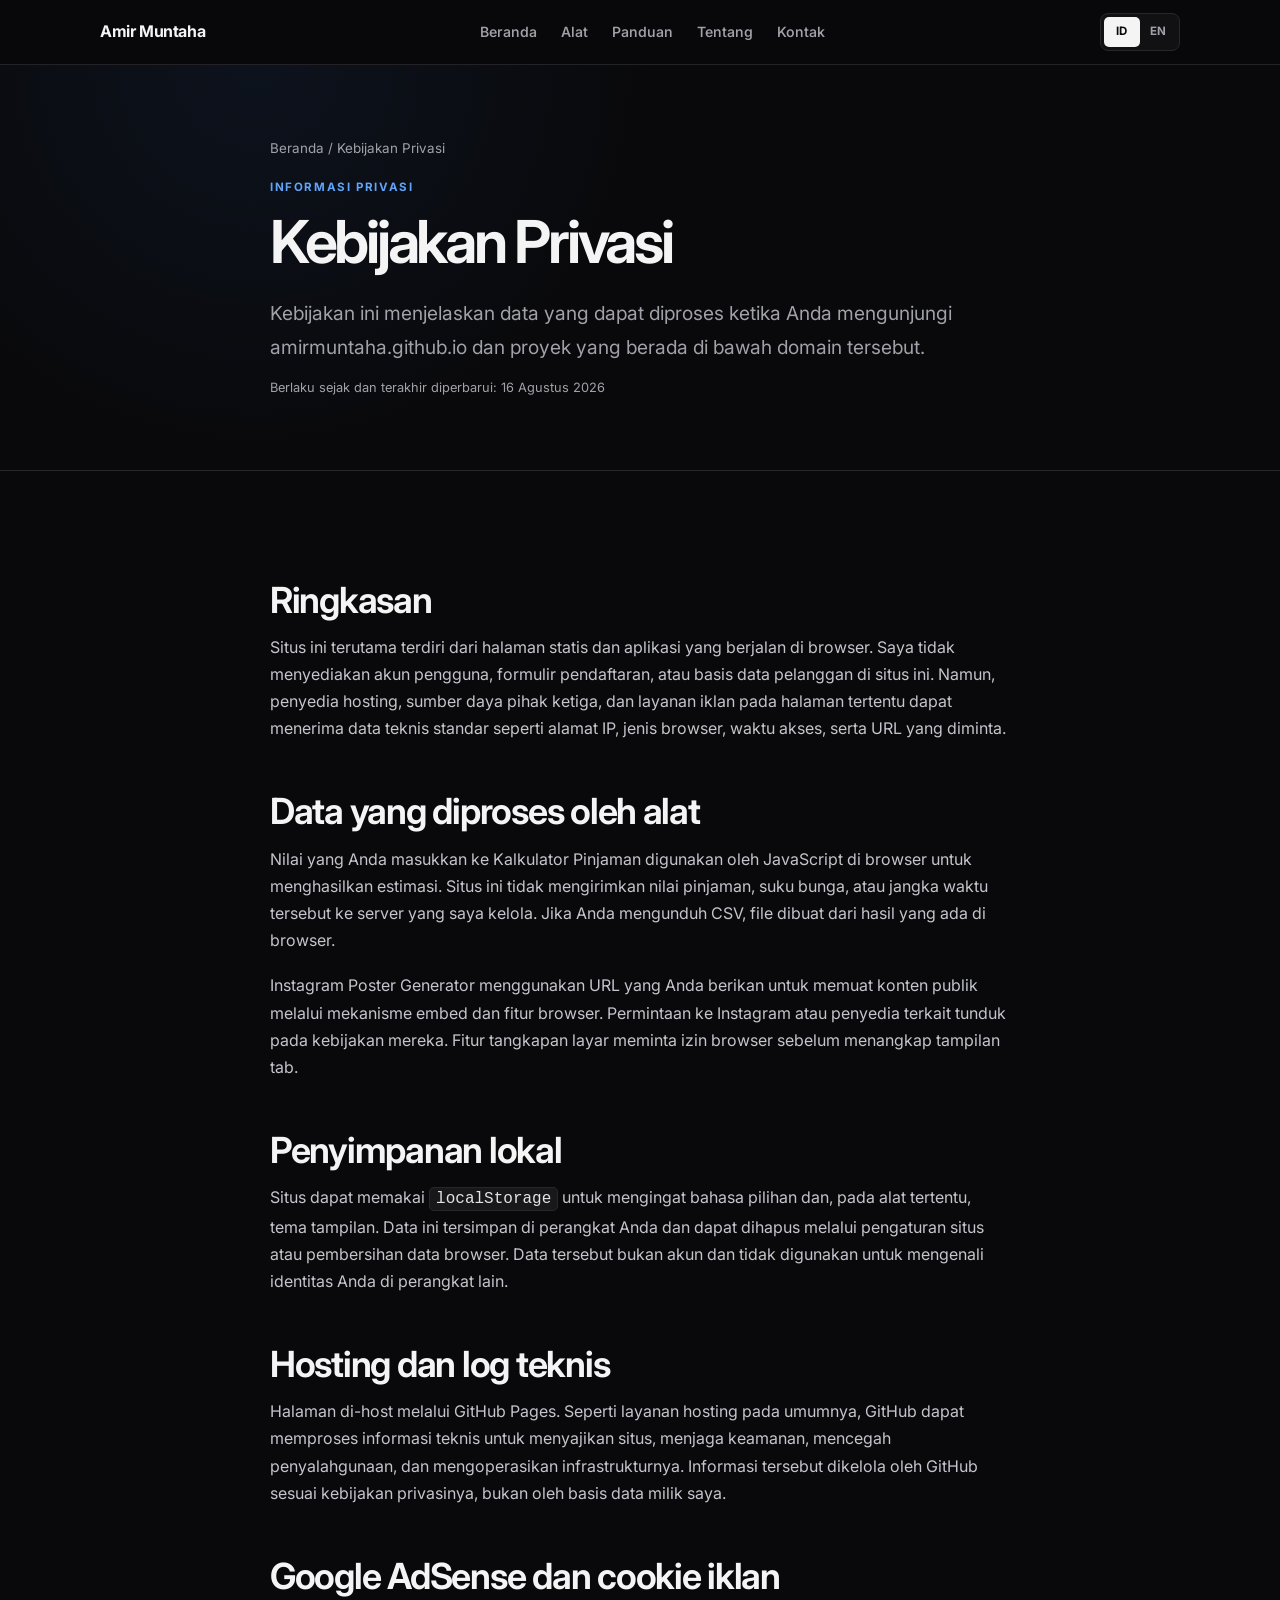
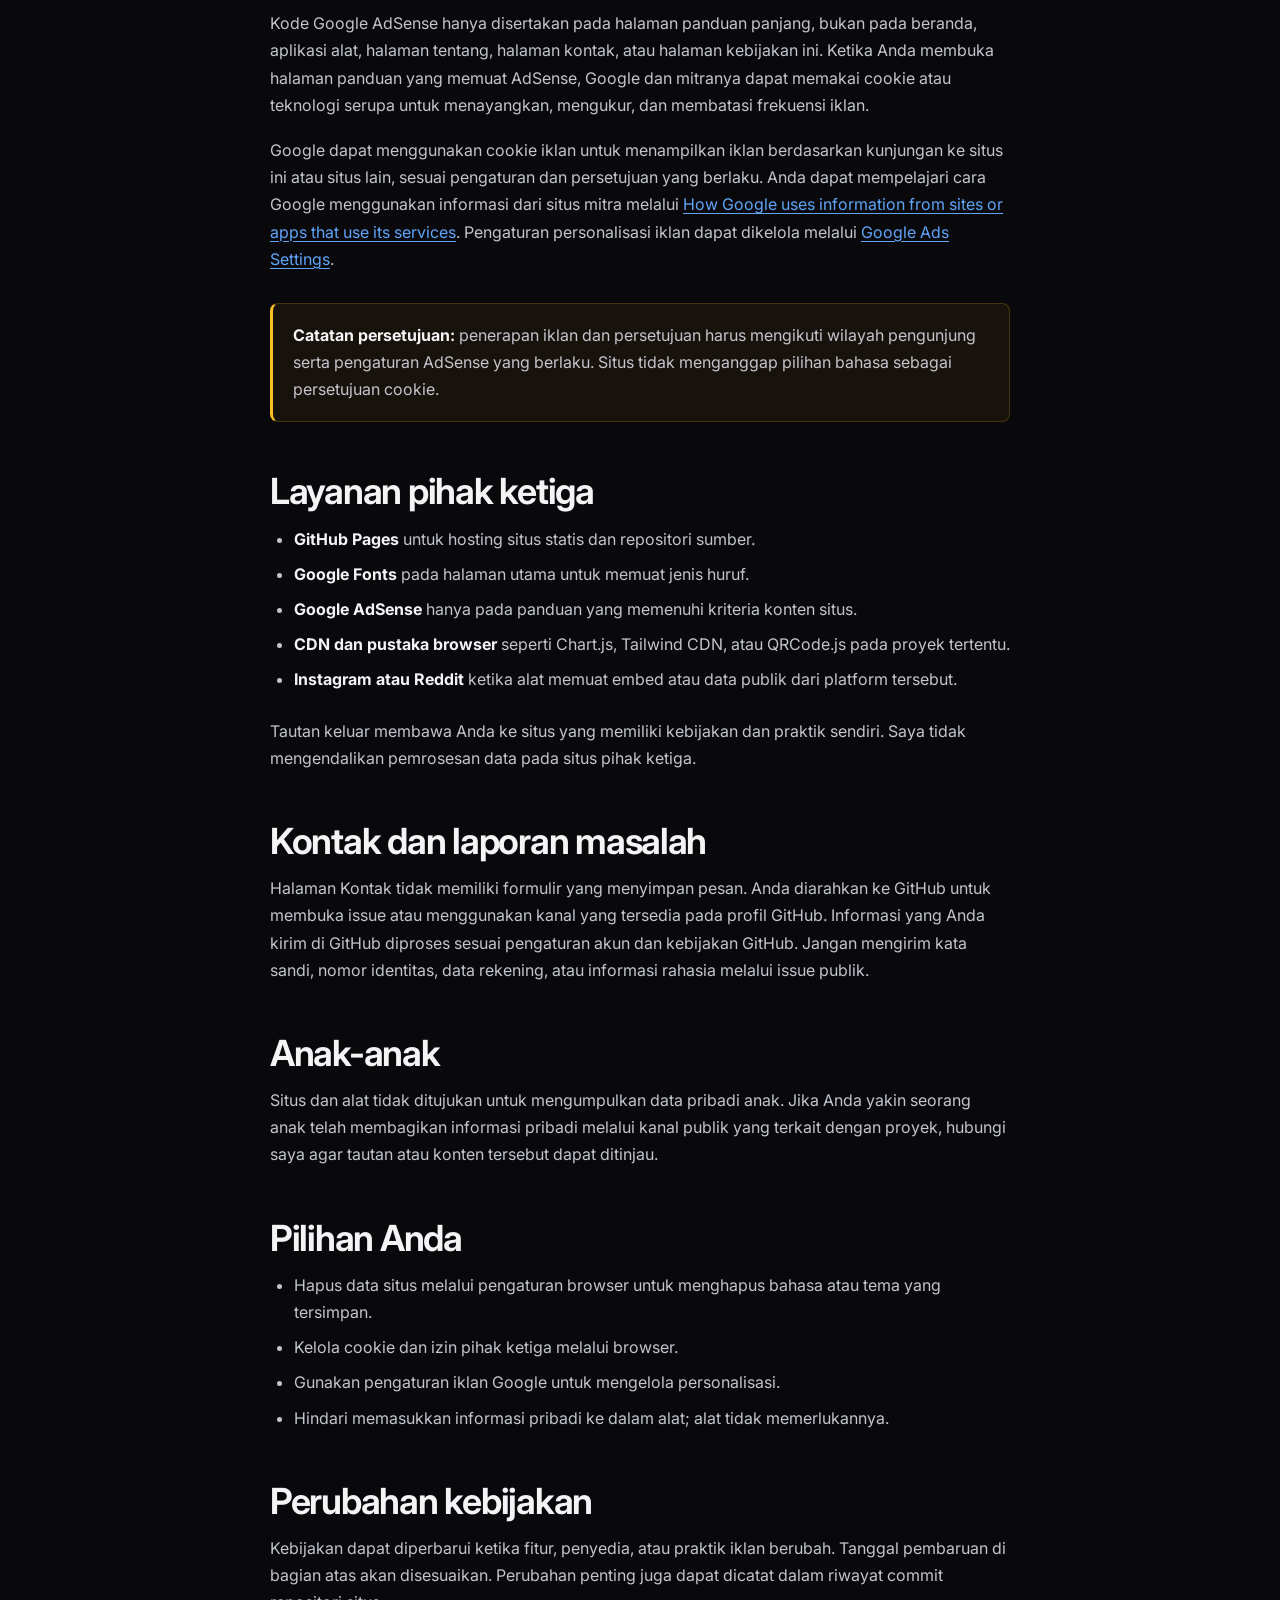
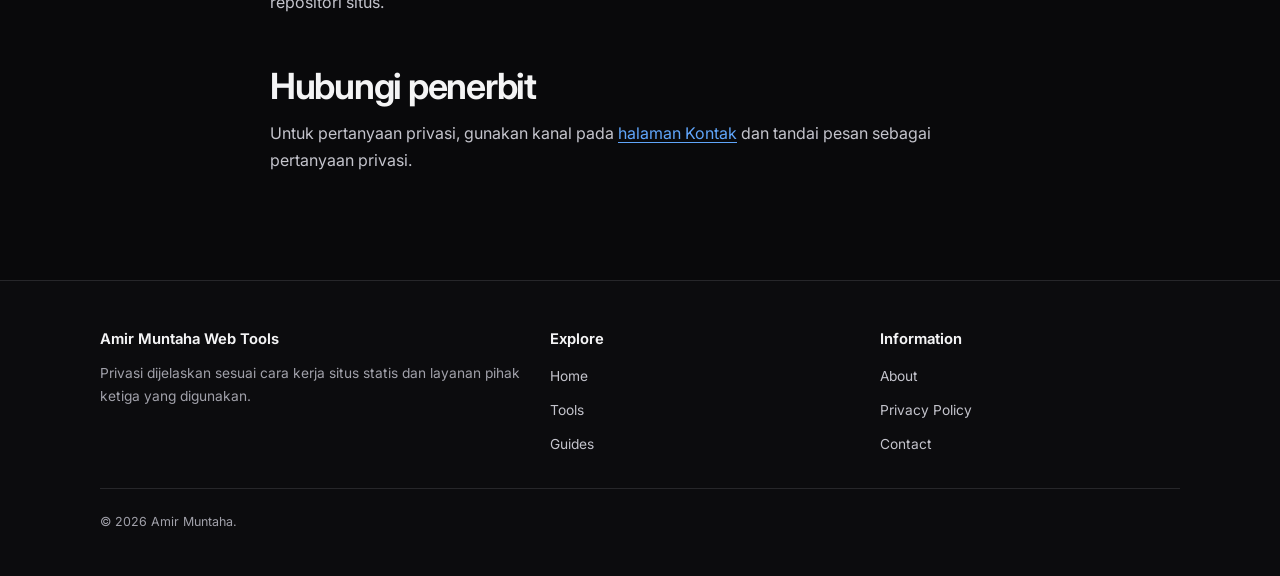
<file: privacy/index.html>
<!DOCTYPE html>
<html lang="id">
<head>
    <meta charset="UTF-8">
    <meta name="viewport" content="width=device-width, initial-scale=1.0">
    <meta name="description" content="Kebijakan Privasi amirmuntaha.github.io: data browser, localStorage, GitHub Pages, layanan pihak ketiga, Google AdSense, dan pilihan pengguna.">
    <meta name="author" content="Amir Muntaha">
    <meta name="robots" content="index, follow">
    <link rel="canonical" href="https://amirmuntaha.github.io/privacy/">
    <link rel="icon" href="/favicon.svg" type="image/svg+xml">
    <link rel="preconnect" href="https://fonts.googleapis.com">
    <link rel="preconnect" href="https://fonts.gstatic.com" crossorigin>
    <link href="https://fonts.googleapis.com/css2?family=Inter:wght@400;500;600;700;800&display=swap" rel="stylesheet">
    <link rel="stylesheet" href="/assets/site.css">
    <title>Kebijakan Privasi | Amir Muntaha Web Tools</title>
</head>
<body data-description-id="Kebijakan Privasi amirmuntaha.github.io: data browser, localStorage, GitHub Pages, layanan pihak ketiga, Google AdSense, dan pilihan pengguna." data-description-en="Privacy Policy for amirmuntaha.github.io covering browser data, localStorage, GitHub Pages, third-party services, Google AdSense, and user choices.">
    <a class="skip-link" href="#main">Lewati ke konten utama</a>
    <header class="site-header"><div class="container nav-shell"><a class="brand" href="/">Amir Muntaha</a><nav class="nav-links" data-menu aria-label="Main navigation"><a href="/"><span data-lang="id">Beranda</span><span data-lang="en" hidden>Home</span></a><a href="/#projects"><span data-lang="id">Alat</span><span data-lang="en" hidden>Tools</span></a><a href="/#guides"><span data-lang="id">Panduan</span><span data-lang="en" hidden>Guides</span></a><a href="/about/"><span data-lang="id">Tentang</span><span data-lang="en" hidden>About</span></a><a href="/contact/"><span data-lang="id">Kontak</span><span data-lang="en" hidden>Contact</span></a></nav><div class="nav-actions"><div class="lang-toggle" aria-label="Language selector"><button type="button" data-set-lang="id">ID</button><button type="button" data-set-lang="en">EN</button></div><button class="menu-button" type="button" data-menu-button aria-label="Buka navigasi" aria-expanded="false">☰</button></div></div></header>
    <main id="main">
        <div data-lang="id">
            <header class="page-hero"><div class="container content-width"><nav class="breadcrumbs"><a href="/">Beranda</a> / Kebijakan Privasi</nav><p class="eyebrow">Informasi privasi</p><h1>Kebijakan Privasi</h1><p class="lead">Kebijakan ini menjelaskan data yang dapat diproses ketika Anda mengunjungi amirmuntaha.github.io dan proyek yang berada di bawah domain tersebut.</p><p class="meta">Berlaku sejak dan terakhir diperbarui: 16 Agustus 2026</p></div></header>
            <article class="article"><div class="container content-width">
                <h2>Ringkasan</h2>
                <p>Situs ini terutama terdiri dari halaman statis dan aplikasi yang berjalan di browser. Saya tidak menyediakan akun pengguna, formulir pendaftaran, atau basis data pelanggan di situs ini. Namun, penyedia hosting, sumber daya pihak ketiga, dan layanan iklan pada halaman tertentu dapat menerima data teknis standar seperti alamat IP, jenis browser, waktu akses, serta URL yang diminta.</p>

                <h2>Data yang diproses oleh alat</h2>
                <p>Nilai yang Anda masukkan ke Kalkulator Pinjaman digunakan oleh JavaScript di browser untuk menghasilkan estimasi. Situs ini tidak mengirimkan nilai pinjaman, suku bunga, atau jangka waktu tersebut ke server yang saya kelola. Jika Anda mengunduh CSV, file dibuat dari hasil yang ada di browser.</p>
                <p>Instagram Poster Generator menggunakan URL yang Anda berikan untuk memuat konten publik melalui mekanisme embed dan fitur browser. Permintaan ke Instagram atau penyedia terkait tunduk pada kebijakan mereka. Fitur tangkapan layar meminta izin browser sebelum menangkap tampilan tab.</p>

                <h2>Penyimpanan lokal</h2>
                <p>Situs dapat memakai <code>localStorage</code> untuk mengingat bahasa pilihan dan, pada alat tertentu, tema tampilan. Data ini tersimpan di perangkat Anda dan dapat dihapus melalui pengaturan situs atau pembersihan data browser. Data tersebut bukan akun dan tidak digunakan untuk mengenali identitas Anda di perangkat lain.</p>

                <h2>Hosting dan log teknis</h2>
                <p>Halaman di-host melalui GitHub Pages. Seperti layanan hosting pada umumnya, GitHub dapat memproses informasi teknis untuk menyajikan situs, menjaga keamanan, mencegah penyalahgunaan, dan mengoperasikan infrastrukturnya. Informasi tersebut dikelola oleh GitHub sesuai kebijakan privasinya, bukan oleh basis data milik saya.</p>

                <h2>Google AdSense dan cookie iklan</h2>
                <p>Kode Google AdSense hanya disertakan pada halaman panduan panjang, bukan pada beranda, aplikasi alat, halaman tentang, halaman kontak, atau halaman kebijakan ini. Ketika Anda membuka halaman panduan yang memuat AdSense, Google dan mitranya dapat memakai cookie atau teknologi serupa untuk menayangkan, mengukur, dan membatasi frekuensi iklan.</p>
                <p>Google dapat menggunakan cookie iklan untuk menampilkan iklan berdasarkan kunjungan ke situs ini atau situs lain, sesuai pengaturan dan persetujuan yang berlaku. Anda dapat mempelajari cara Google menggunakan informasi dari situs mitra melalui <a href="https://policies.google.com/technologies/partner-sites" rel="noopener">How Google uses information from sites or apps that use its services</a>. Pengaturan personalisasi iklan dapat dikelola melalui <a href="https://adssettings.google.com/" rel="noopener">Google Ads Settings</a>.</p>
                <div class="callout warning"><p><strong>Catatan persetujuan:</strong> penerapan iklan dan persetujuan harus mengikuti wilayah pengunjung serta pengaturan AdSense yang berlaku. Situs tidak menganggap pilihan bahasa sebagai persetujuan cookie.</p></div>

                <h2>Layanan pihak ketiga</h2>
                <ul>
                    <li><strong>GitHub Pages</strong> untuk hosting situs statis dan repositori sumber.</li>
                    <li><strong>Google Fonts</strong> pada halaman utama untuk memuat jenis huruf.</li>
                    <li><strong>Google AdSense</strong> hanya pada panduan yang memenuhi kriteria konten situs.</li>
                    <li><strong>CDN dan pustaka browser</strong> seperti Chart.js, Tailwind CDN, atau QRCode.js pada proyek tertentu.</li>
                    <li><strong>Instagram atau Reddit</strong> ketika alat memuat embed atau data publik dari platform tersebut.</li>
                </ul>
                <p>Tautan keluar membawa Anda ke situs yang memiliki kebijakan dan praktik sendiri. Saya tidak mengendalikan pemrosesan data pada situs pihak ketiga.</p>

                <h2>Kontak dan laporan masalah</h2>
                <p>Halaman Kontak tidak memiliki formulir yang menyimpan pesan. Anda diarahkan ke GitHub untuk membuka issue atau menggunakan kanal yang tersedia pada profil GitHub. Informasi yang Anda kirim di GitHub diproses sesuai pengaturan akun dan kebijakan GitHub. Jangan mengirim kata sandi, nomor identitas, data rekening, atau informasi rahasia melalui issue publik.</p>

                <h2>Anak-anak</h2>
                <p>Situs dan alat tidak ditujukan untuk mengumpulkan data pribadi anak. Jika Anda yakin seorang anak telah membagikan informasi pribadi melalui kanal publik yang terkait dengan proyek, hubungi saya agar tautan atau konten tersebut dapat ditinjau.</p>

                <h2>Pilihan Anda</h2>
                <ul>
                    <li>Hapus data situs melalui pengaturan browser untuk menghapus bahasa atau tema yang tersimpan.</li>
                    <li>Kelola cookie dan izin pihak ketiga melalui browser.</li>
                    <li>Gunakan pengaturan iklan Google untuk mengelola personalisasi.</li>
                    <li>Hindari memasukkan informasi pribadi ke dalam alat; alat tidak memerlukannya.</li>
                </ul>

                <h2>Perubahan kebijakan</h2>
                <p>Kebijakan dapat diperbarui ketika fitur, penyedia, atau praktik iklan berubah. Tanggal pembaruan di bagian atas akan disesuaikan. Perubahan penting juga dapat dicatat dalam riwayat commit repositori situs.</p>

                <h2>Hubungi penerbit</h2>
                <p>Untuk pertanyaan privasi, gunakan kanal pada <a href="/contact/">halaman Kontak</a> dan tandai pesan sebagai pertanyaan privasi.</p>
            </div></article>
        </div>

        <div data-lang="en" hidden>
            <header class="page-hero"><div class="container content-width"><nav class="breadcrumbs"><a href="/">Home</a> / Privacy Policy</nav><p class="eyebrow">Privacy information</p><h1>Privacy Policy</h1><p class="lead">This policy explains data that may be processed when you visit amirmuntaha.github.io and projects under that domain.</p><p class="meta">Effective and last updated: August 16, 2026</p></div></header>
            <article class="article"><div class="container content-width">
                <h2>Summary</h2><p>This site mainly consists of static pages and browser applications. I do not provide user accounts, registration forms, or a customer database here. Hosting providers, third-party assets, and advertising services on selected pages may still receive standard technical data such as IP address, browser type, access time, and requested URL.</p>
                <h2>Data processed by tools</h2><p>Values entered into the Loan Calculator are used by browser-side JavaScript to create estimates. The site does not send loan amount, rate, or term values to a server I operate. CSV files are generated from results in your browser.</p><p>The Instagram Poster Generator uses a supplied URL to load public content through embed and browser features. Requests to Instagram or related providers are subject to their policies. Screen capture requires browser permission.</p>
                <h2>Local storage</h2><p>The site may use <code>localStorage</code> to remember language and, in some tools, theme. This stays on your device and can be removed through browser site-data controls. It is not an account and does not identify you across devices.</p>
                <h2>Hosting and technical logs</h2><p>Pages are hosted by GitHub Pages. GitHub may process technical information to serve the site, maintain security, prevent abuse, and operate its infrastructure. That information is governed by GitHub's policy, not a database I control.</p>
                <h2>Google AdSense and advertising cookies</h2><p>Google AdSense code is included only on long-form guides—not on the homepage, tools, About, Contact, or this policy. On eligible guide pages, Google and its partners may use cookies or similar technologies to serve, measure, and limit ad frequency.</p><p>Learn more at <a href="https://policies.google.com/technologies/partner-sites" rel="noopener">How Google uses information from partner sites</a>. Advertising personalization can be managed through <a href="https://adssettings.google.com/" rel="noopener">Google Ads Settings</a>.</p><div class="callout warning"><p><strong>Consent note:</strong> advertising and consent implementation must follow the visitor's region and applicable AdSense settings. A language choice is not treated as cookie consent.</p></div>
                <h2>Third-party services</h2><ul><li><strong>GitHub Pages</strong> for hosting and source repositories.</li><li><strong>Google Fonts</strong> for typography.</li><li><strong>Google AdSense</strong> only on qualifying guides.</li><li><strong>Browser libraries and CDNs</strong> such as Chart.js, Tailwind CDN, or QRCode.js on particular projects.</li><li><strong>Instagram or Reddit</strong> when a tool loads public embeds or data.</li></ul><p>External sites have their own policies and practices.</p>
                <h2>Contact</h2><p>Contact does not contain a message-storage form. It directs visitors to GitHub issues or profile channels. Do not put passwords, identity numbers, account data, or confidential information in public issues.</p>
                <h2>Children</h2><p>The site is not designed to collect children's personal information. If you believe a child shared personal data through a related public channel, contact me for review.</p>
                <h2>Your choices</h2><ul><li>Clear browser site data to remove saved preferences.</li><li>Manage cookies and third-party permissions in your browser.</li><li>Use Google ad settings to control personalization.</li><li>Avoid entering personal information; the tools do not require it.</li></ul>
                <h2>Changes</h2><p>This policy may change as features, providers, or advertising practices change. The update date above will be revised, and important changes may also appear in the repository commit history.</p>
                <h2>Contact the publisher</h2><p>For privacy questions, use <a href="/contact/">Contact</a> and label the message as a privacy question.</p>
            </div></article>
        </div>
    </main>
    <footer class="site-footer"><div class="container"><div class="footer-grid"><div><h2>Amir Muntaha Web Tools</h2><p data-lang="id">Privasi dijelaskan sesuai cara kerja situs statis dan layanan pihak ketiga yang digunakan.</p><p data-lang="en" hidden>Privacy is explained according to how this static site and its third parties work.</p></div><div><h3>Explore</h3><ul><li><a href="/">Home</a></li><li><a href="/#projects">Tools</a></li><li><a href="/#guides">Guides</a></li></ul></div><div><h3>Information</h3><ul><li><a href="/about/">About</a></li><li><a href="/privacy/">Privacy Policy</a></li><li><a href="/contact/">Contact</a></li></ul></div></div><div class="footer-note">© 2026 Amir Muntaha.</div></div></footer>
    <script src="/assets/site.js" defer></script>
</body>
</html>
</file>
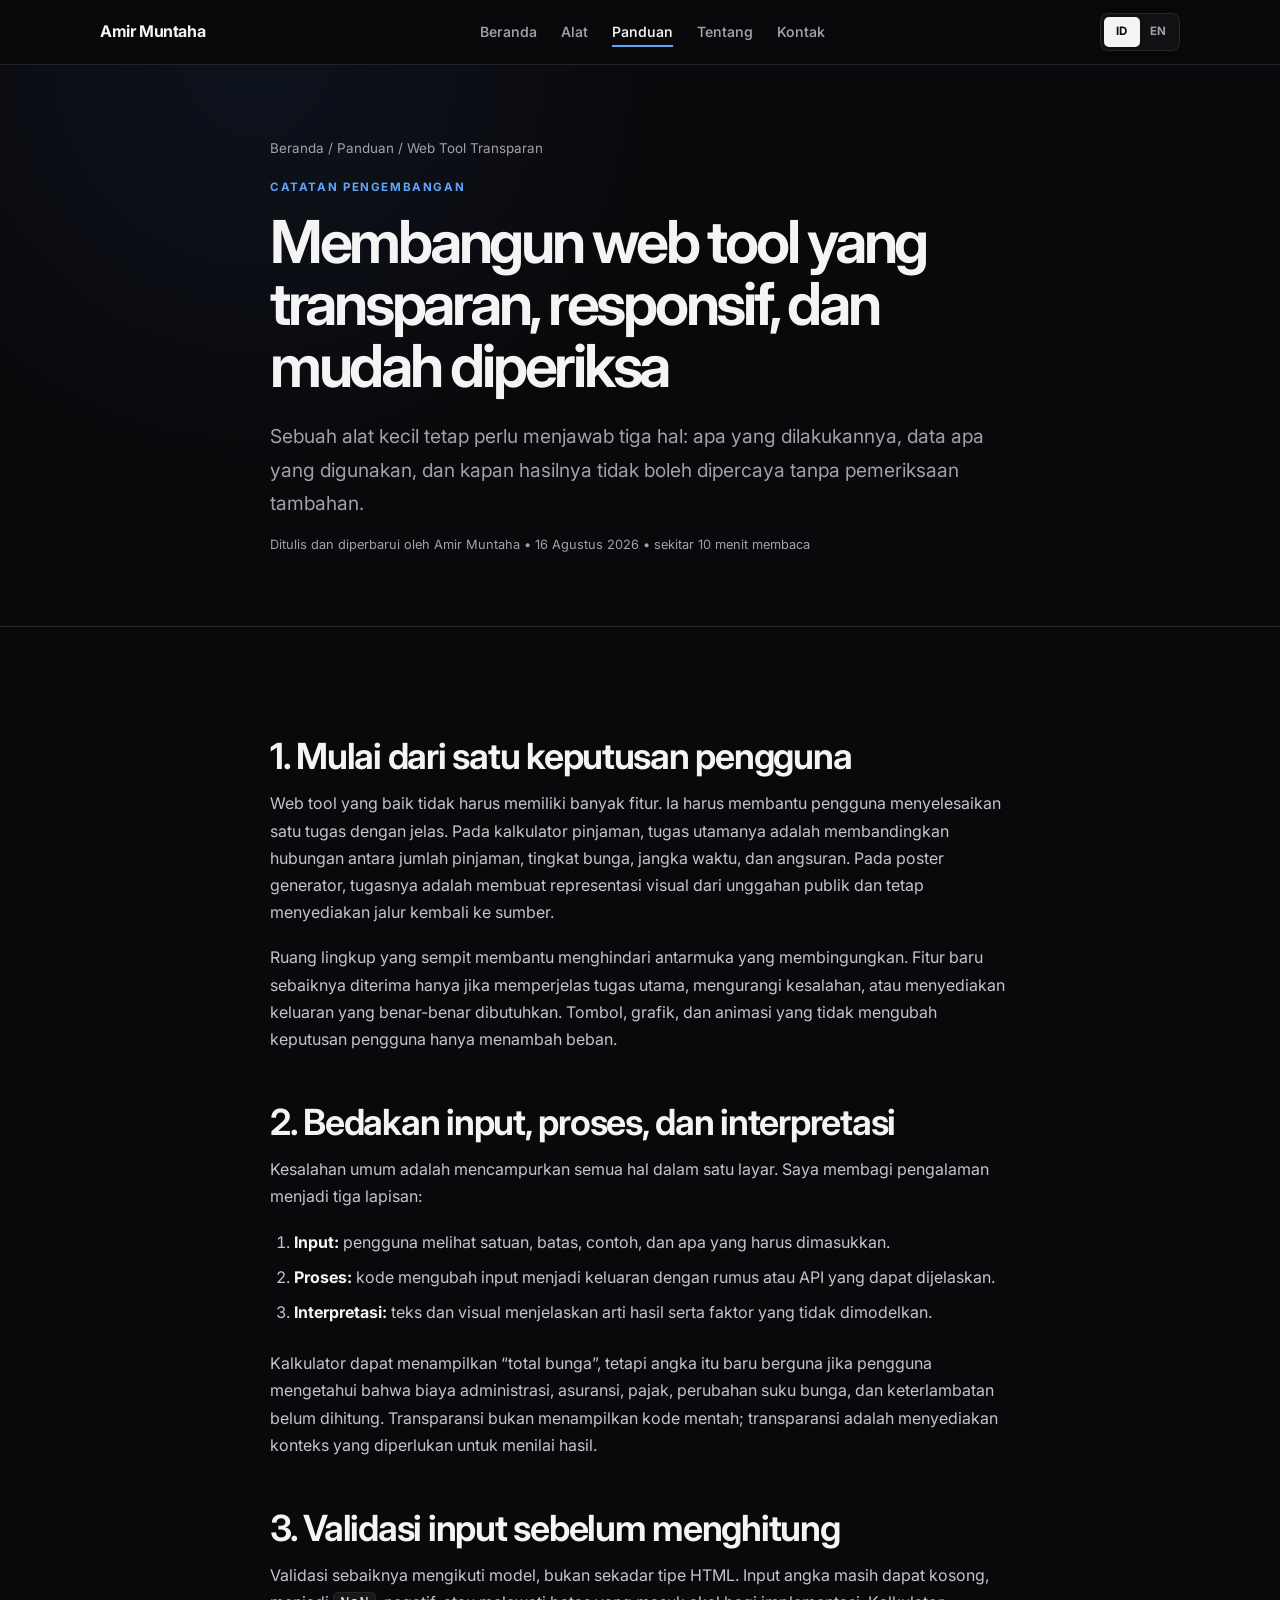
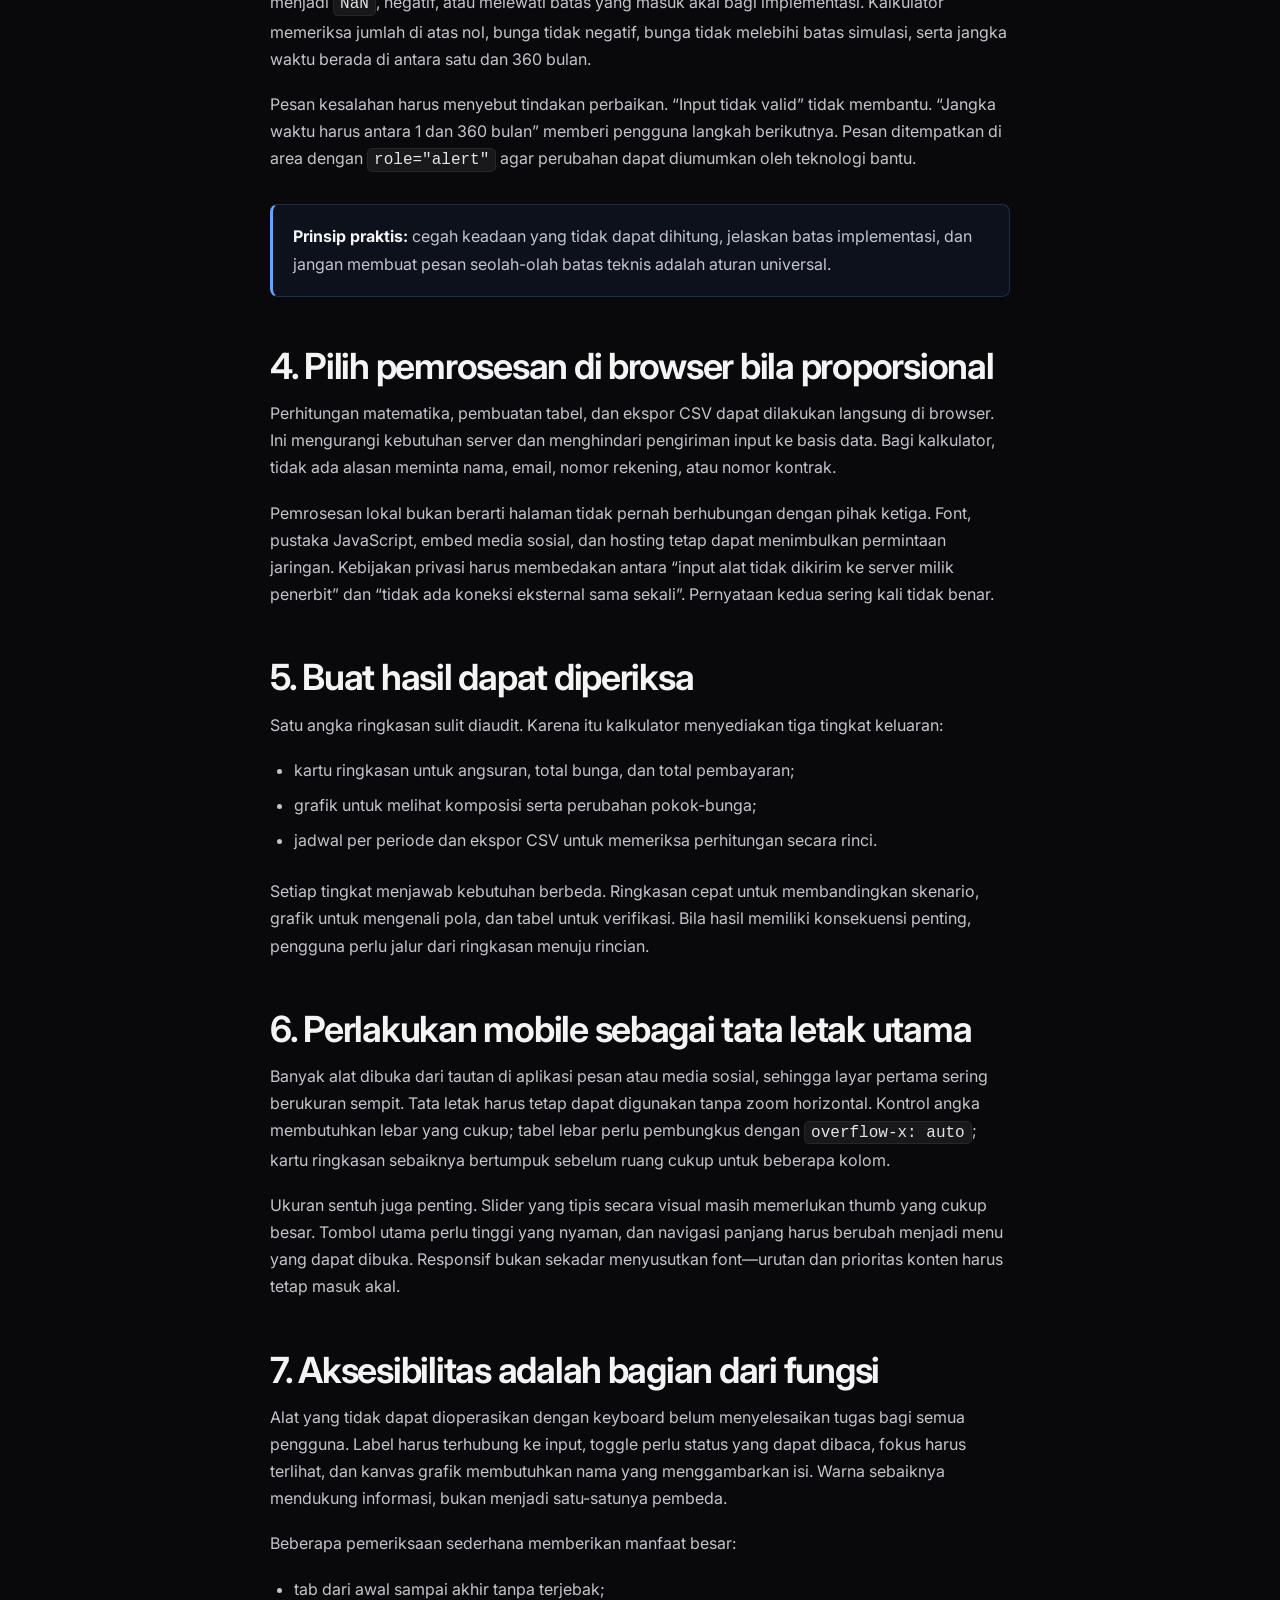
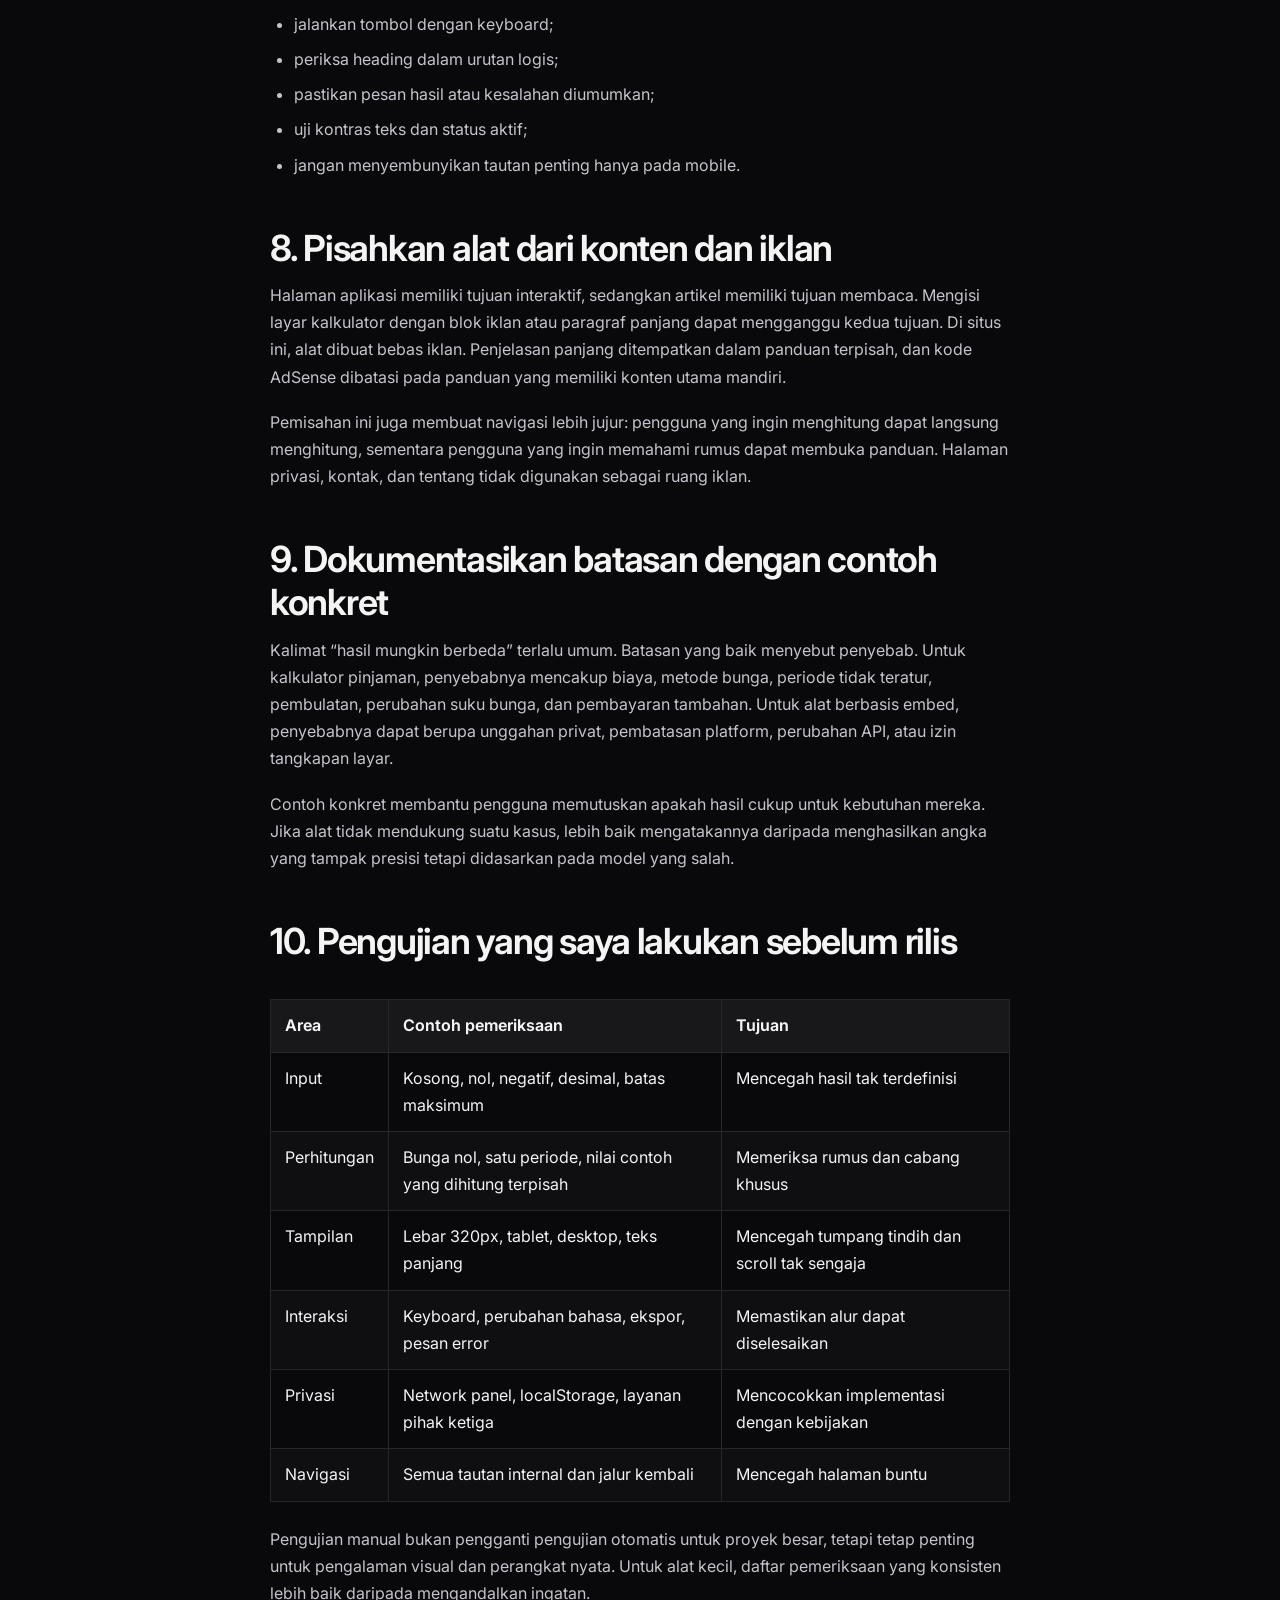
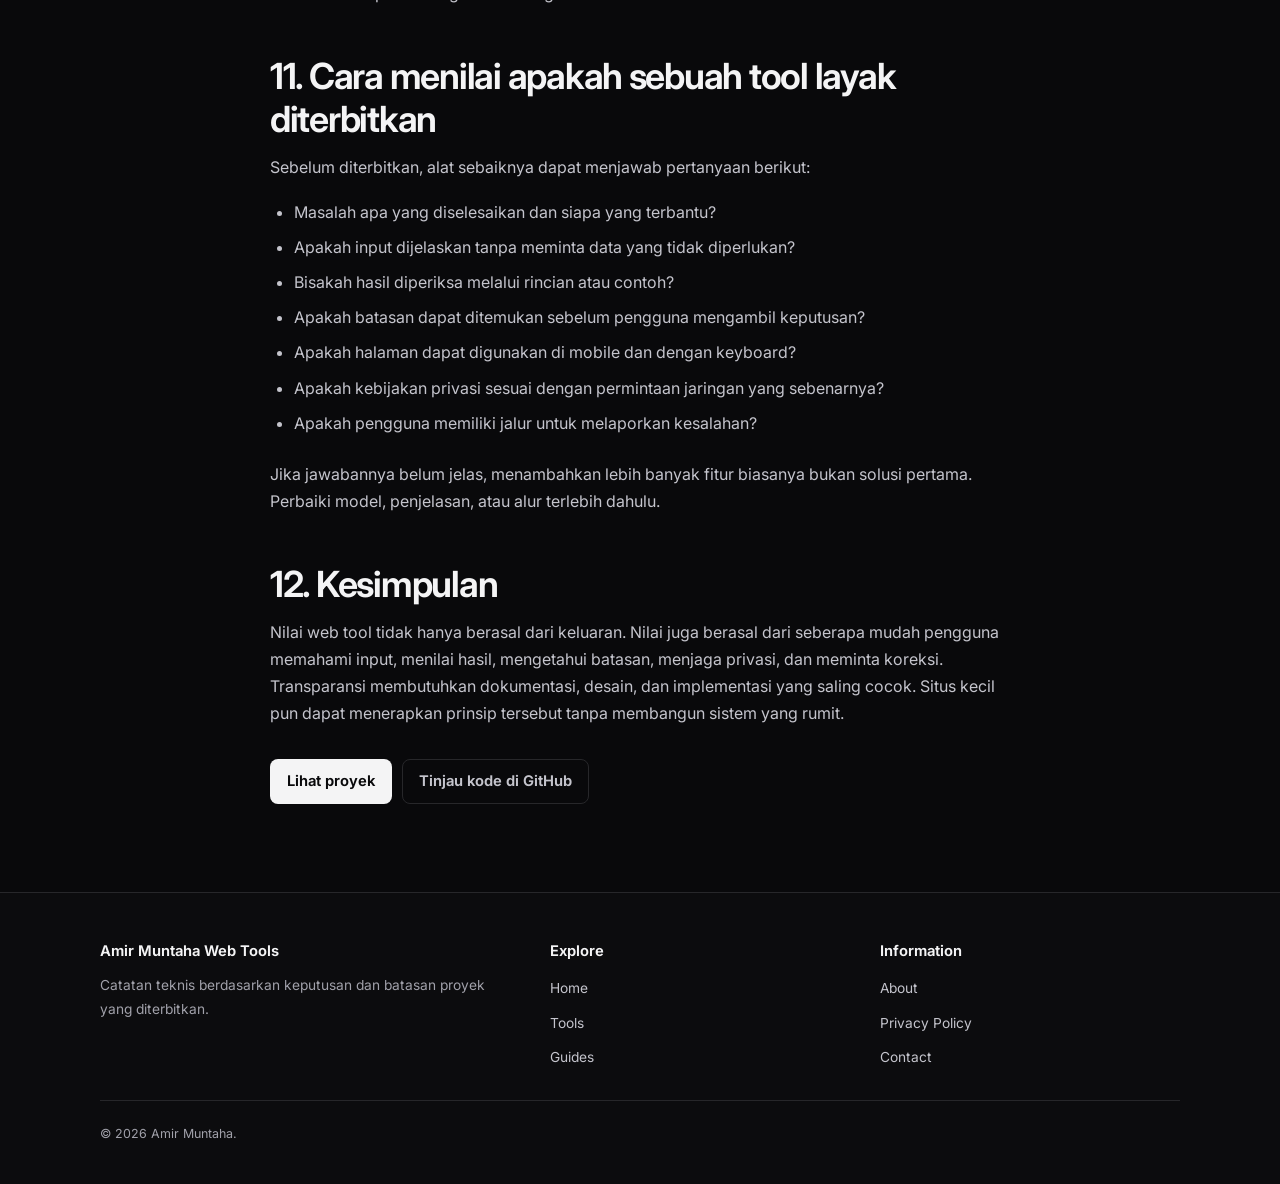
<file: guides/building-transparent-web-tools/index.html>
<!DOCTYPE html>
<html lang="id">
<head>
    <meta charset="UTF-8">
    <meta name="viewport" content="width=device-width, initial-scale=1.0">
    <meta name="description" content="Catatan praktis membuat web tool transparan: ruang lingkup, validasi input, perhitungan browser, privasi, aksesibilitas, mobile, dokumentasi, dan pengujian.">
    <meta name="author" content="Amir Muntaha">
    <meta name="robots" content="index, follow">
    <link rel="canonical" href="https://amirmuntaha.github.io/guides/building-transparent-web-tools/">
    <link rel="icon" href="/favicon.svg" type="image/svg+xml">
    <link rel="preconnect" href="https://fonts.googleapis.com">
    <link rel="preconnect" href="https://fonts.gstatic.com" crossorigin>
    <link href="https://fonts.googleapis.com/css2?family=Inter:wght@400;500;600;700;800&display=swap" rel="stylesheet">
    <link rel="stylesheet" href="/assets/site.css">
    <!-- AdSense is intentionally limited to substantive guide pages. -->
    <script async src="https://pagead2.googlesyndication.com/pagead/js/adsbygoogle.js?client=ca-pub-4134152065560989" crossorigin="anonymous"></script>
    <title>Membangun Web Tool yang Transparan, Responsif, dan Mudah Diperiksa</title>
    <script type="application/ld+json">
    {"@context":"https://schema.org","@type":"Article","headline":"Membangun Web Tool yang Transparan, Responsif, dan Mudah Diperiksa","author":{"@type":"Person","name":"Amir Muntaha"},"datePublished":"2026-08-16","dateModified":"2026-08-16","mainEntityOfPage":"https://amirmuntaha.github.io/guides/building-transparent-web-tools/"}
    </script>
</head>
<body data-description-id="Catatan praktis membuat web tool transparan: ruang lingkup, validasi input, perhitungan browser, privasi, aksesibilitas, mobile, dokumentasi, dan pengujian." data-description-en="Practical notes on building transparent web tools: scope, input validation, browser calculations, privacy, accessibility, mobile layout, documentation, and verification.">
    <a class="skip-link" href="#main">Lewati ke konten utama</a>
    <header class="site-header"><div class="container nav-shell"><a class="brand" href="/">Amir Muntaha</a><nav class="nav-links" data-menu aria-label="Main navigation"><a href="/"><span data-lang="id">Beranda</span><span data-lang="en" hidden>Home</span></a><a href="/#projects"><span data-lang="id">Alat</span><span data-lang="en" hidden>Tools</span></a><a href="/#guides" aria-current="page"><span data-lang="id">Panduan</span><span data-lang="en" hidden>Guides</span></a><a href="/about/"><span data-lang="id">Tentang</span><span data-lang="en" hidden>About</span></a><a href="/contact/"><span data-lang="id">Kontak</span><span data-lang="en" hidden>Contact</span></a></nav><div class="nav-actions"><div class="lang-toggle" aria-label="Language selector"><button type="button" data-set-lang="id">ID</button><button type="button" data-set-lang="en">EN</button></div><button class="menu-button" type="button" data-menu-button aria-label="Buka navigasi" aria-expanded="false">☰</button></div></div></header>
    <main id="main">
        <div data-lang="id">
            <header class="article-header"><div class="container content-width"><nav class="breadcrumbs"><a href="/">Beranda</a> / <a href="/#guides">Panduan</a> / Web Tool Transparan</nav><p class="eyebrow">Catatan pengembangan</p><h1>Membangun web tool yang transparan, responsif, dan mudah diperiksa</h1><p class="lead">Sebuah alat kecil tetap perlu menjawab tiga hal: apa yang dilakukannya, data apa yang digunakan, dan kapan hasilnya tidak boleh dipercaya tanpa pemeriksaan tambahan.</p><p class="meta">Ditulis dan diperbarui oleh Amir Muntaha • 16 Agustus 2026 • sekitar 10 menit membaca</p></div></header>
            <article class="article"><div class="container content-width">
                <h2>1. Mulai dari satu keputusan pengguna</h2>
                <p>Web tool yang baik tidak harus memiliki banyak fitur. Ia harus membantu pengguna menyelesaikan satu tugas dengan jelas. Pada kalkulator pinjaman, tugas utamanya adalah membandingkan hubungan antara jumlah pinjaman, tingkat bunga, jangka waktu, dan angsuran. Pada poster generator, tugasnya adalah membuat representasi visual dari unggahan publik dan tetap menyediakan jalur kembali ke sumber.</p>
                <p>Ruang lingkup yang sempit membantu menghindari antarmuka yang membingungkan. Fitur baru sebaiknya diterima hanya jika memperjelas tugas utama, mengurangi kesalahan, atau menyediakan keluaran yang benar-benar dibutuhkan. Tombol, grafik, dan animasi yang tidak mengubah keputusan pengguna hanya menambah beban.</p>

                <h2>2. Bedakan input, proses, dan interpretasi</h2>
                <p>Kesalahan umum adalah mencampurkan semua hal dalam satu layar. Saya membagi pengalaman menjadi tiga lapisan:</p>
                <ol>
                    <li><strong>Input:</strong> pengguna melihat satuan, batas, contoh, dan apa yang harus dimasukkan.</li>
                    <li><strong>Proses:</strong> kode mengubah input menjadi keluaran dengan rumus atau API yang dapat dijelaskan.</li>
                    <li><strong>Interpretasi:</strong> teks dan visual menjelaskan arti hasil serta faktor yang tidak dimodelkan.</li>
                </ol>
                <p>Kalkulator dapat menampilkan “total bunga”, tetapi angka itu baru berguna jika pengguna mengetahui bahwa biaya administrasi, asuransi, pajak, perubahan suku bunga, dan keterlambatan belum dihitung. Transparansi bukan menampilkan kode mentah; transparansi adalah menyediakan konteks yang diperlukan untuk menilai hasil.</p>

                <h2>3. Validasi input sebelum menghitung</h2>
                <p>Validasi sebaiknya mengikuti model, bukan sekadar tipe HTML. Input angka masih dapat kosong, menjadi <code>NaN</code>, negatif, atau melewati batas yang masuk akal bagi implementasi. Kalkulator memeriksa jumlah di atas nol, bunga tidak negatif, bunga tidak melebihi batas simulasi, serta jangka waktu berada di antara satu dan 360 bulan.</p>
                <p>Pesan kesalahan harus menyebut tindakan perbaikan. “Input tidak valid” tidak membantu. “Jangka waktu harus antara 1 dan 360 bulan” memberi pengguna langkah berikutnya. Pesan ditempatkan di area dengan <code>role="alert"</code> agar perubahan dapat diumumkan oleh teknologi bantu.</p>
                <div class="callout"><p><strong>Prinsip praktis:</strong> cegah keadaan yang tidak dapat dihitung, jelaskan batas implementasi, dan jangan membuat pesan seolah-olah batas teknis adalah aturan universal.</p></div>

                <h2>4. Pilih pemrosesan di browser bila proporsional</h2>
                <p>Perhitungan matematika, pembuatan tabel, dan ekspor CSV dapat dilakukan langsung di browser. Ini mengurangi kebutuhan server dan menghindari pengiriman input ke basis data. Bagi kalkulator, tidak ada alasan meminta nama, email, nomor rekening, atau nomor kontrak.</p>
                <p>Pemrosesan lokal bukan berarti halaman tidak pernah berhubungan dengan pihak ketiga. Font, pustaka JavaScript, embed media sosial, dan hosting tetap dapat menimbulkan permintaan jaringan. Kebijakan privasi harus membedakan antara “input alat tidak dikirim ke server milik penerbit” dan “tidak ada koneksi eksternal sama sekali”. Pernyataan kedua sering kali tidak benar.</p>

                <h2>5. Buat hasil dapat diperiksa</h2>
                <p>Satu angka ringkasan sulit diaudit. Karena itu kalkulator menyediakan tiga tingkat keluaran:</p>
                <ul>
                    <li>kartu ringkasan untuk angsuran, total bunga, dan total pembayaran;</li>
                    <li>grafik untuk melihat komposisi serta perubahan pokok-bunga;</li>
                    <li>jadwal per periode dan ekspor CSV untuk memeriksa perhitungan secara rinci.</li>
                </ul>
                <p>Setiap tingkat menjawab kebutuhan berbeda. Ringkasan cepat untuk membandingkan skenario, grafik untuk mengenali pola, dan tabel untuk verifikasi. Bila hasil memiliki konsekuensi penting, pengguna perlu jalur dari ringkasan menuju rincian.</p>

                <h2>6. Perlakukan mobile sebagai tata letak utama</h2>
                <p>Banyak alat dibuka dari tautan di aplikasi pesan atau media sosial, sehingga layar pertama sering berukuran sempit. Tata letak harus tetap dapat digunakan tanpa zoom horizontal. Kontrol angka membutuhkan lebar yang cukup; tabel lebar perlu pembungkus dengan <code>overflow-x: auto</code>; kartu ringkasan sebaiknya bertumpuk sebelum ruang cukup untuk beberapa kolom.</p>
                <p>Ukuran sentuh juga penting. Slider yang tipis secara visual masih memerlukan thumb yang cukup besar. Tombol utama perlu tinggi yang nyaman, dan navigasi panjang harus berubah menjadi menu yang dapat dibuka. Responsif bukan sekadar menyusutkan font—urutan dan prioritas konten harus tetap masuk akal.</p>

                <h2>7. Aksesibilitas adalah bagian dari fungsi</h2>
                <p>Alat yang tidak dapat dioperasikan dengan keyboard belum menyelesaikan tugas bagi semua pengguna. Label harus terhubung ke input, toggle perlu status yang dapat dibaca, fokus harus terlihat, dan kanvas grafik membutuhkan nama yang menggambarkan isi. Warna sebaiknya mendukung informasi, bukan menjadi satu-satunya pembeda.</p>
                <p>Beberapa pemeriksaan sederhana memberikan manfaat besar:</p>
                <ul>
                    <li>tab dari awal sampai akhir tanpa terjebak;</li>
                    <li>jalankan tombol dengan keyboard;</li>
                    <li>periksa heading dalam urutan logis;</li>
                    <li>pastikan pesan hasil atau kesalahan diumumkan;</li>
                    <li>uji kontras teks dan status aktif;</li>
                    <li>jangan menyembunyikan tautan penting hanya pada mobile.</li>
                </ul>

                <h2>8. Pisahkan alat dari konten dan iklan</h2>
                <p>Halaman aplikasi memiliki tujuan interaktif, sedangkan artikel memiliki tujuan membaca. Mengisi layar kalkulator dengan blok iklan atau paragraf panjang dapat mengganggu kedua tujuan. Di situs ini, alat dibuat bebas iklan. Penjelasan panjang ditempatkan dalam panduan terpisah, dan kode AdSense dibatasi pada panduan yang memiliki konten utama mandiri.</p>
                <p>Pemisahan ini juga membuat navigasi lebih jujur: pengguna yang ingin menghitung dapat langsung menghitung, sementara pengguna yang ingin memahami rumus dapat membuka panduan. Halaman privasi, kontak, dan tentang tidak digunakan sebagai ruang iklan.</p>

                <h2>9. Dokumentasikan batasan dengan contoh konkret</h2>
                <p>Kalimat “hasil mungkin berbeda” terlalu umum. Batasan yang baik menyebut penyebab. Untuk kalkulator pinjaman, penyebabnya mencakup biaya, metode bunga, periode tidak teratur, pembulatan, perubahan suku bunga, dan pembayaran tambahan. Untuk alat berbasis embed, penyebabnya dapat berupa unggahan privat, pembatasan platform, perubahan API, atau izin tangkapan layar.</p>
                <p>Contoh konkret membantu pengguna memutuskan apakah hasil cukup untuk kebutuhan mereka. Jika alat tidak mendukung suatu kasus, lebih baik mengatakannya daripada menghasilkan angka yang tampak presisi tetapi didasarkan pada model yang salah.</p>

                <h2>10. Pengujian yang saya lakukan sebelum rilis</h2>
                <div class="table-wrap"><table><thead><tr><th>Area</th><th>Contoh pemeriksaan</th><th>Tujuan</th></tr></thead><tbody>
                    <tr><td>Input</td><td>Kosong, nol, negatif, desimal, batas maksimum</td><td>Mencegah hasil tak terdefinisi</td></tr>
                    <tr><td>Perhitungan</td><td>Bunga nol, satu periode, nilai contoh yang dihitung terpisah</td><td>Memeriksa rumus dan cabang khusus</td></tr>
                    <tr><td>Tampilan</td><td>Lebar 320px, tablet, desktop, teks panjang</td><td>Mencegah tumpang tindih dan scroll tak sengaja</td></tr>
                    <tr><td>Interaksi</td><td>Keyboard, perubahan bahasa, ekspor, pesan error</td><td>Memastikan alur dapat diselesaikan</td></tr>
                    <tr><td>Privasi</td><td>Network panel, localStorage, layanan pihak ketiga</td><td>Mencocokkan implementasi dengan kebijakan</td></tr>
                    <tr><td>Navigasi</td><td>Semua tautan internal dan jalur kembali</td><td>Mencegah halaman buntu</td></tr>
                </tbody></table></div>
                <p>Pengujian manual bukan pengganti pengujian otomatis untuk proyek besar, tetapi tetap penting untuk pengalaman visual dan perangkat nyata. Untuk alat kecil, daftar pemeriksaan yang konsisten lebih baik daripada mengandalkan ingatan.</p>

                <h2>11. Cara menilai apakah sebuah tool layak diterbitkan</h2>
                <p>Sebelum diterbitkan, alat sebaiknya dapat menjawab pertanyaan berikut:</p>
                <ul>
                    <li>Masalah apa yang diselesaikan dan siapa yang terbantu?</li>
                    <li>Apakah input dijelaskan tanpa meminta data yang tidak diperlukan?</li>
                    <li>Bisakah hasil diperiksa melalui rincian atau contoh?</li>
                    <li>Apakah batasan dapat ditemukan sebelum pengguna mengambil keputusan?</li>
                    <li>Apakah halaman dapat digunakan di mobile dan dengan keyboard?</li>
                    <li>Apakah kebijakan privasi sesuai dengan permintaan jaringan yang sebenarnya?</li>
                    <li>Apakah pengguna memiliki jalur untuk melaporkan kesalahan?</li>
                </ul>
                <p>Jika jawabannya belum jelas, menambahkan lebih banyak fitur biasanya bukan solusi pertama. Perbaiki model, penjelasan, atau alur terlebih dahulu.</p>

                <h2>12. Kesimpulan</h2>
                <p>Nilai web tool tidak hanya berasal dari keluaran. Nilai juga berasal dari seberapa mudah pengguna memahami input, menilai hasil, mengetahui batasan, menjaga privasi, dan meminta koreksi. Transparansi membutuhkan dokumentasi, desain, dan implementasi yang saling cocok. Situs kecil pun dapat menerapkan prinsip tersebut tanpa membangun sistem yang rumit.</p>
                <div class="hero-actions"><a class="button button-primary" href="/#projects">Lihat proyek</a><a class="button button-secondary" href="https://github.com/amirmuntaha">Tinjau kode di GitHub</a></div>
            </div></article>
        </div>

        <div data-lang="en" hidden>
            <header class="article-header"><div class="container content-width"><nav class="breadcrumbs"><a href="/">Home</a> / <a href="/#guides">Guides</a> / Transparent Web Tools</nav><p class="eyebrow">Development notes</p><h1>Building web tools that are transparent, responsive, and reviewable</h1><p class="lead">Even a small tool should answer three questions: what it does, which data it uses, and when its result requires additional verification.</p><p class="meta">Written and updated by Amir Muntaha • August 16, 2026 • approximately 9 minutes</p></div></header>
            <article class="article"><div class="container content-width">
                <h2>1. Start with one user decision</h2><p>A useful web tool does not need many features. It needs to help with one clear task. The loan calculator compares principal, rate, term, and payment. The poster generator creates a visual representation of a public post while preserving a path back to the source. A narrow scope keeps interfaces understandable.</p>
                <h2>2. Separate input, process, and interpretation</h2><ol><li><strong>Input:</strong> show units, boundaries, examples, and required values.</li><li><strong>Process:</strong> transform inputs through an explainable formula or API.</li><li><strong>Interpretation:</strong> explain the output and factors outside the model.</li></ol><p>Transparency is not raw source code on the screen. It is the context required to assess a result.</p>
                <h2>3. Validate before calculating</h2><p>Number inputs can still be empty, <code>NaN</code>, negative, or outside implementation limits. Useful errors state the correction: “term must be between 1 and 360 months” is better than “invalid input.” Live errors should also be announced to assistive technology.</p>
                <h2>4. Prefer browser processing when proportional</h2><p>Math, tables, and CSV generation can run locally, reducing server needs and avoiding collection of user inputs. That does not mean there are no third-party connections: fonts, libraries, embeds, and hosting still create network requests. Privacy language must distinguish those facts accurately.</p>
                <h2>5. Make results reviewable</h2><p>The calculator provides summary cards, charts, a period-by-period schedule, and CSV export. Each level serves a different purpose: comparison, pattern recognition, and detailed verification. Important outputs should offer a path from summary to evidence.</p>
                <h2>6. Treat mobile as a primary layout</h2><p>Tools often open from messages or social apps. Number controls need usable width, wide tables need horizontal overflow, cards should stack, and navigation should become an operable menu. Responsive design is about content order and priority—not only smaller type.</p>
                <h2>7. Accessibility is functionality</h2><p>Inputs need labels, toggles need readable state, focus must remain visible, and chart canvases need descriptive names. Keyboard operation, heading order, live errors, contrast, and mobile link availability are practical checks with broad impact.</p>
                <h2>8. Separate tools from articles and advertising</h2><p>Applications are for interaction; articles are for reading. The tools on this site are ad-free. Long explanations are separate, and AdSense is limited to substantive guides. About, Contact, Privacy, and the homepage are not ad surfaces.</p>
                <h2>9. Document concrete limitations</h2><p>“Results may vary” is not enough. Name the causes: fees, rate method, rounding, changing rates, extra payments, private posts, platform limits, API changes, or screen-capture permissions. A precise-looking result based on the wrong model is worse than a clear limitation.</p>
                <h2>10. Pre-release checks</h2><div class="table-wrap"><table><thead><tr><th>Area</th><th>Example</th><th>Purpose</th></tr></thead><tbody><tr><td>Input</td><td>Empty, zero, negative, decimal, maximum</td><td>Prevent undefined output</td></tr><tr><td>Calculation</td><td>Zero rate, one period, independently checked example</td><td>Verify formulas and branches</td></tr><tr><td>Layout</td><td>320px, tablet, desktop, long text</td><td>Prevent overlap and accidental scrolling</td></tr><tr><td>Interaction</td><td>Keyboard, language, export, errors</td><td>Complete the full flow</td></tr><tr><td>Privacy</td><td>Network panel, local storage, third parties</td><td>Match policy to implementation</td></tr></tbody></table></div>
                <h2>11. Publication questions</h2><ul><li>Which problem is solved?</li><li>Are inputs explained without collecting unnecessary data?</li><li>Can results be checked?</li><li>Are limits visible before a decision?</li><li>Does it work on mobile and keyboard?</li><li>Does privacy documentation match real requests?</li><li>Can users report an error?</li></ul><p>If those answers are unclear, adding features is rarely the first fix. Improve the model, explanation, or flow first.</p>
                <h2>12. Conclusion</h2><p>A tool's value includes how easily visitors understand inputs, assess results, identify limits, protect privacy, and request corrections. Transparent tools align documentation, design, and implementation. Small sites can do this without complex infrastructure.</p>
                <div class="hero-actions"><a class="button button-primary" href="/#projects">Explore projects</a><a class="button button-secondary" href="https://github.com/amirmuntaha">Review code on GitHub</a></div>
            </div></article>
        </div>
    </main>
    <footer class="site-footer"><div class="container"><div class="footer-grid"><div><h2>Amir Muntaha Web Tools</h2><p data-lang="id">Catatan teknis berdasarkan keputusan dan batasan proyek yang diterbitkan.</p><p data-lang="en" hidden>Technical notes grounded in the decisions and limitations of published projects.</p></div><div><h3>Explore</h3><ul><li><a href="/">Home</a></li><li><a href="/#projects">Tools</a></li><li><a href="/#guides">Guides</a></li></ul></div><div><h3>Information</h3><ul><li><a href="/about/">About</a></li><li><a href="/privacy/">Privacy Policy</a></li><li><a href="/contact/">Contact</a></li></ul></div></div><div class="footer-note">© 2026 Amir Muntaha.</div></div></footer>
    <script src="/assets/site.js" defer></script>
</body>
</html>
</file>
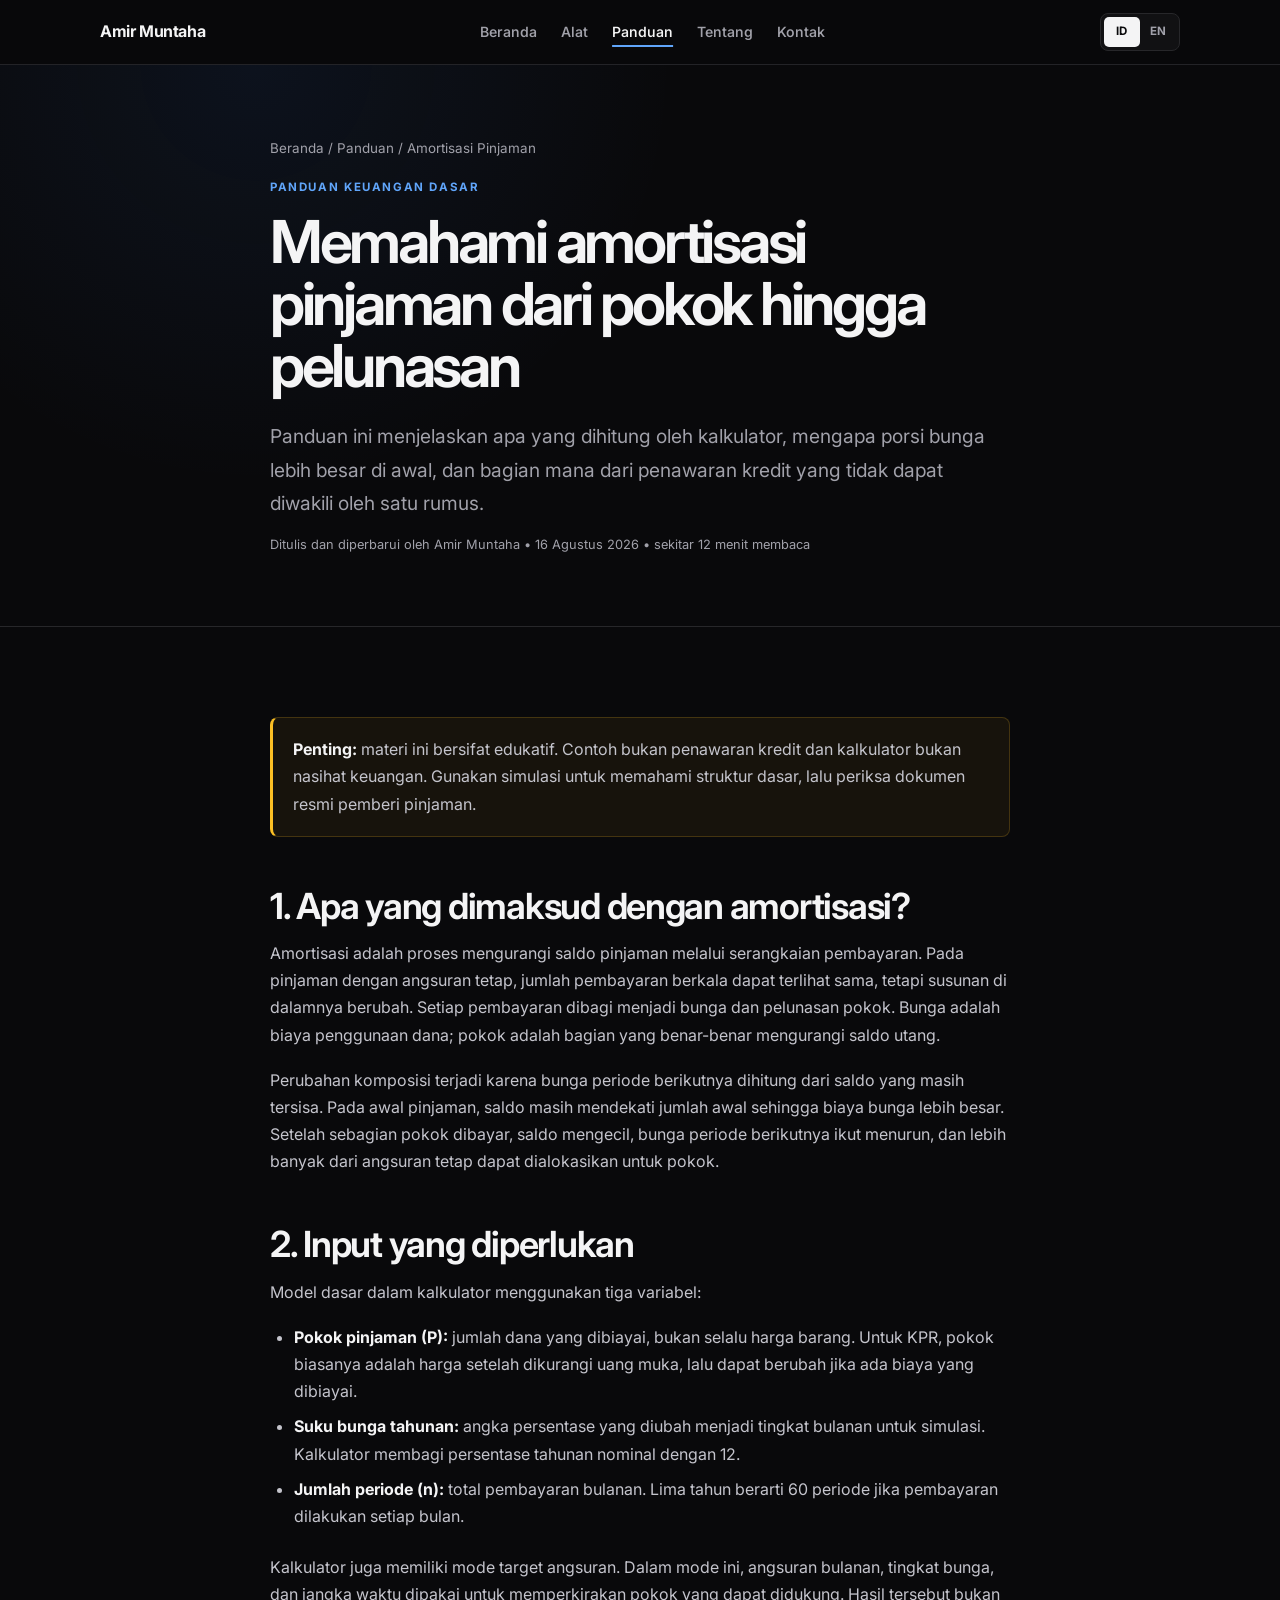
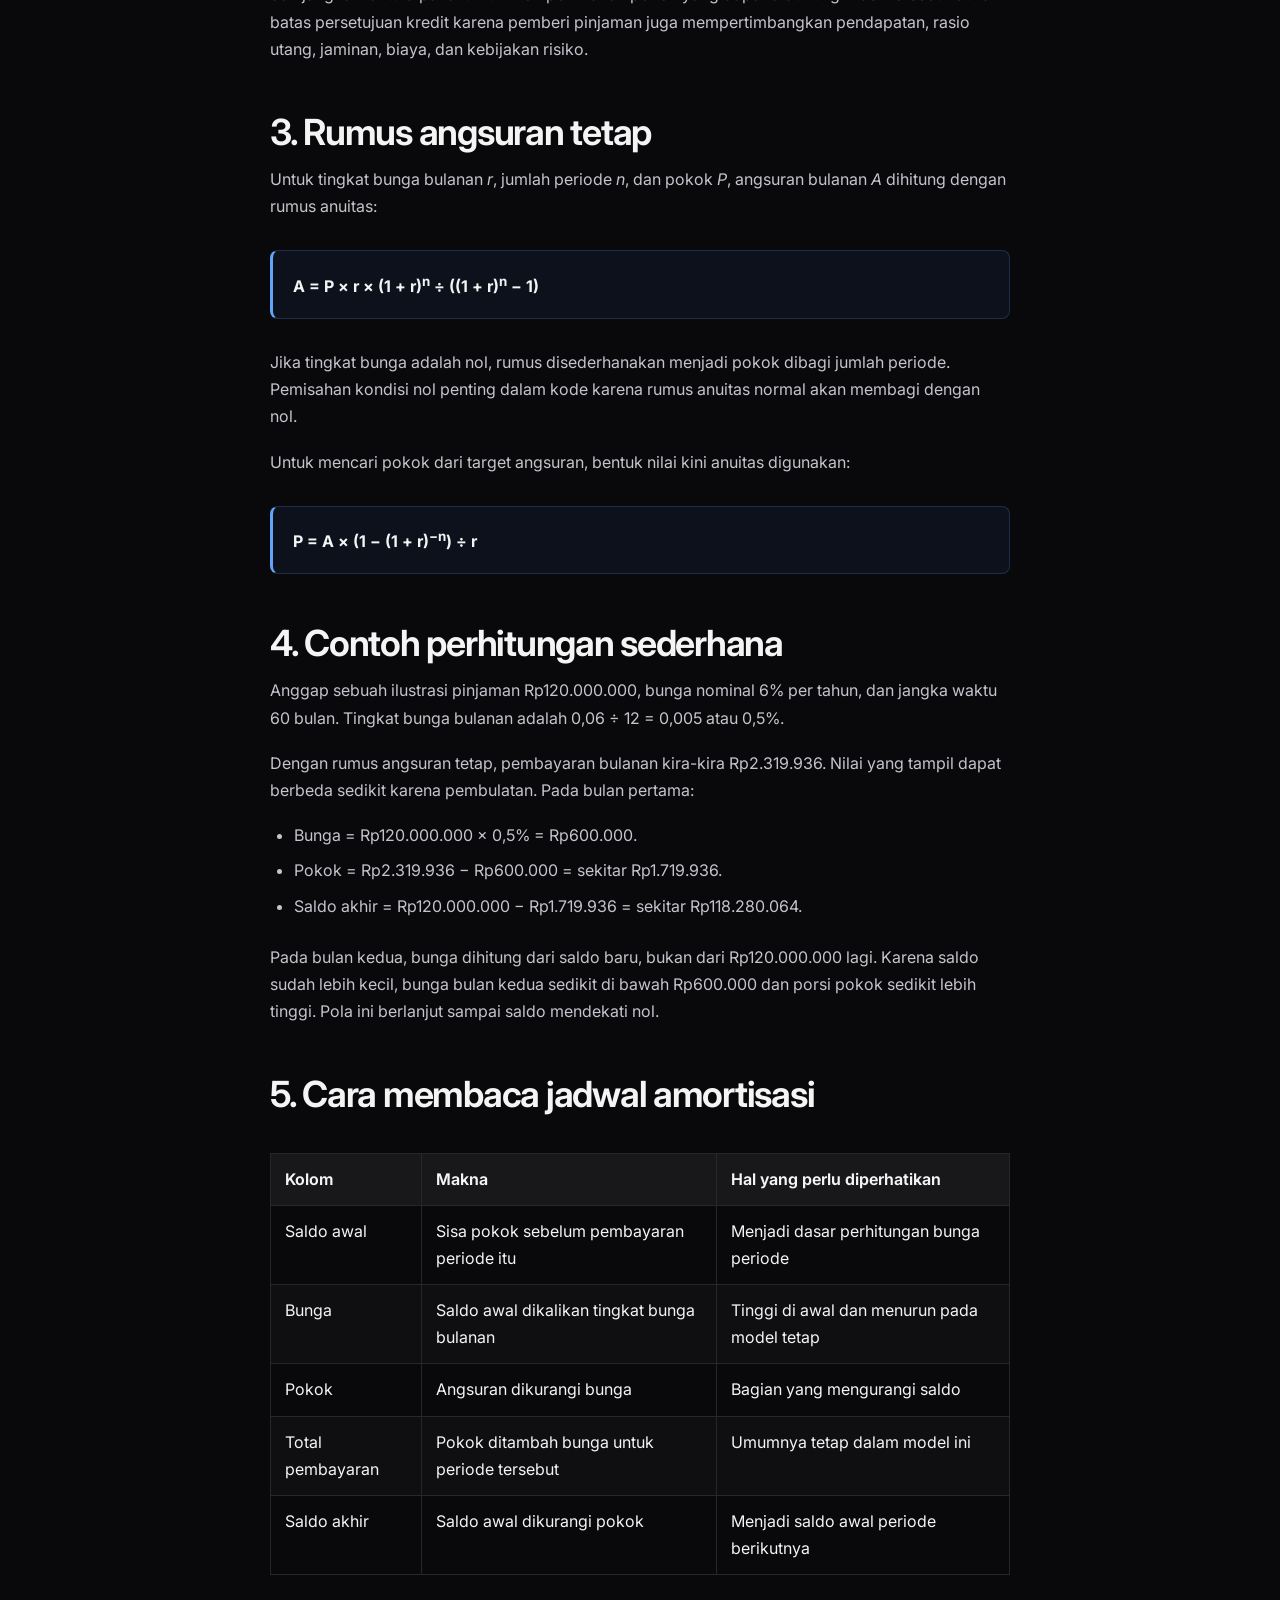
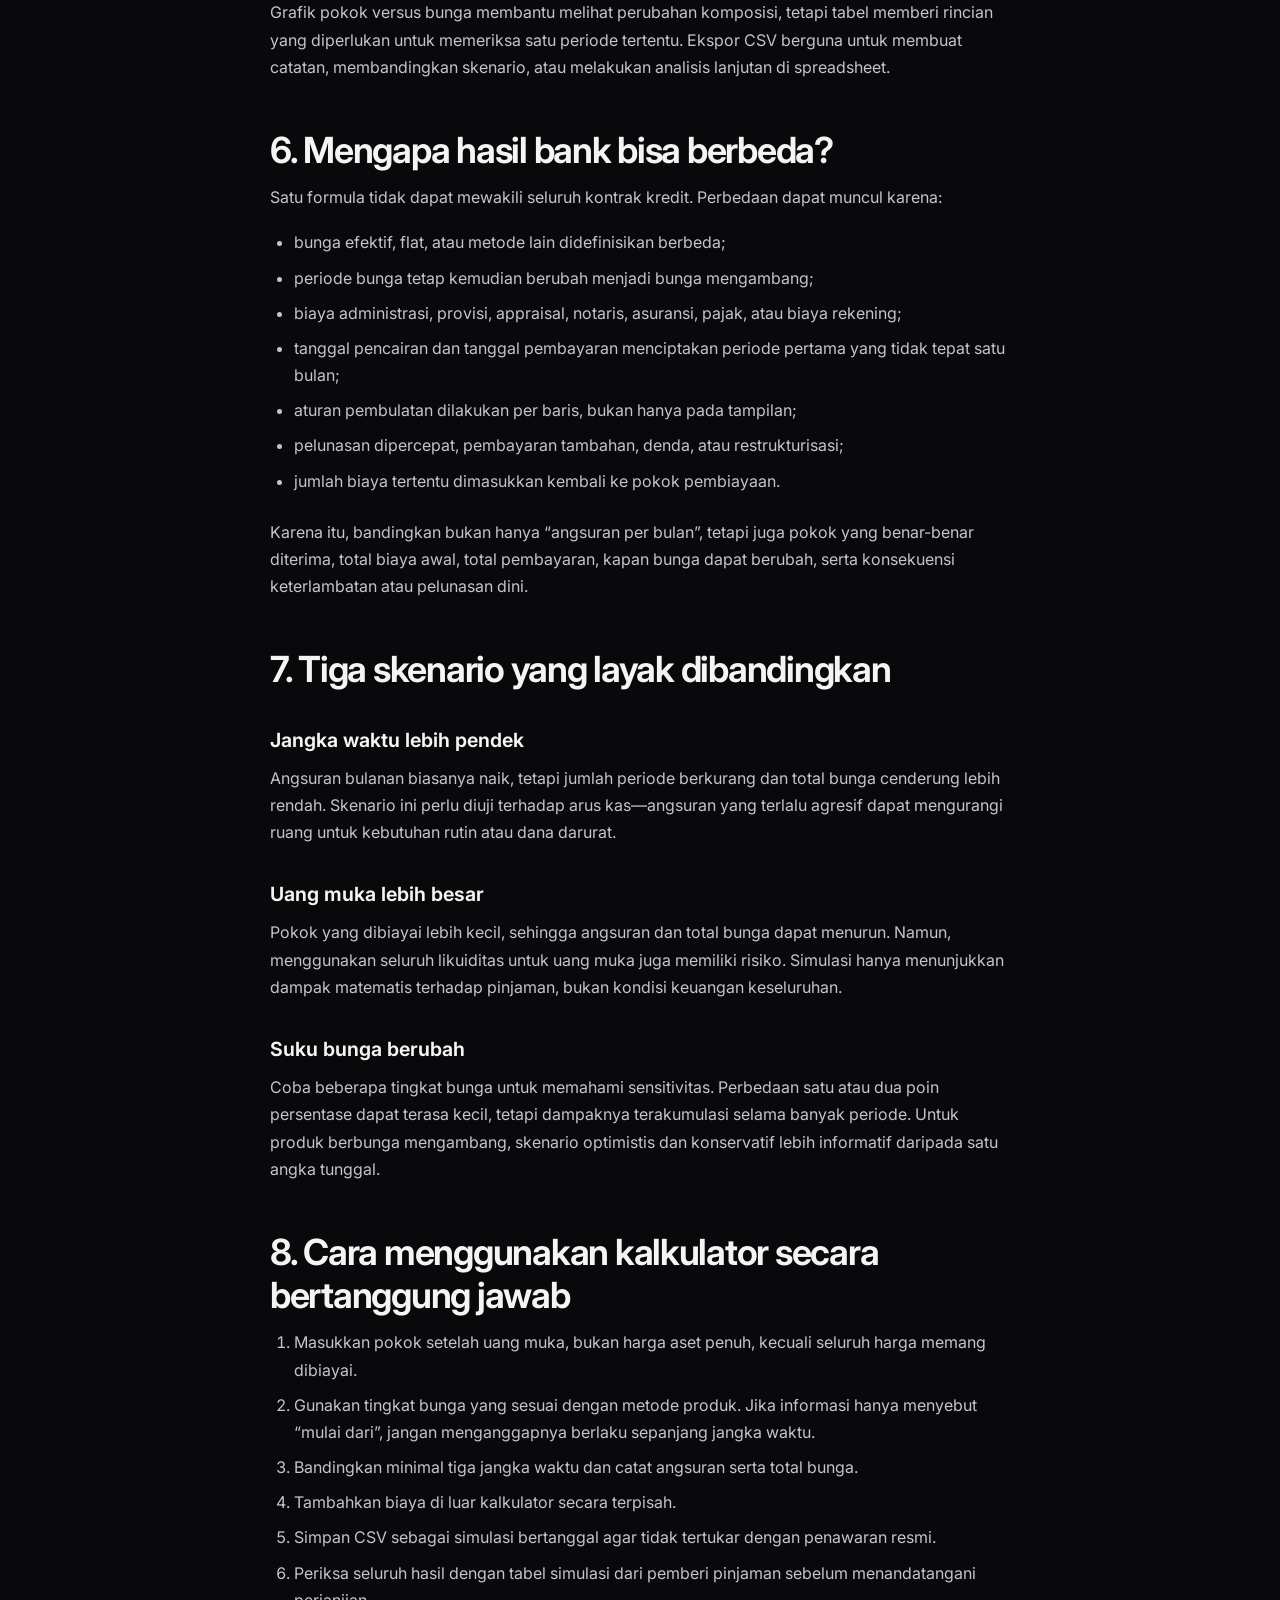
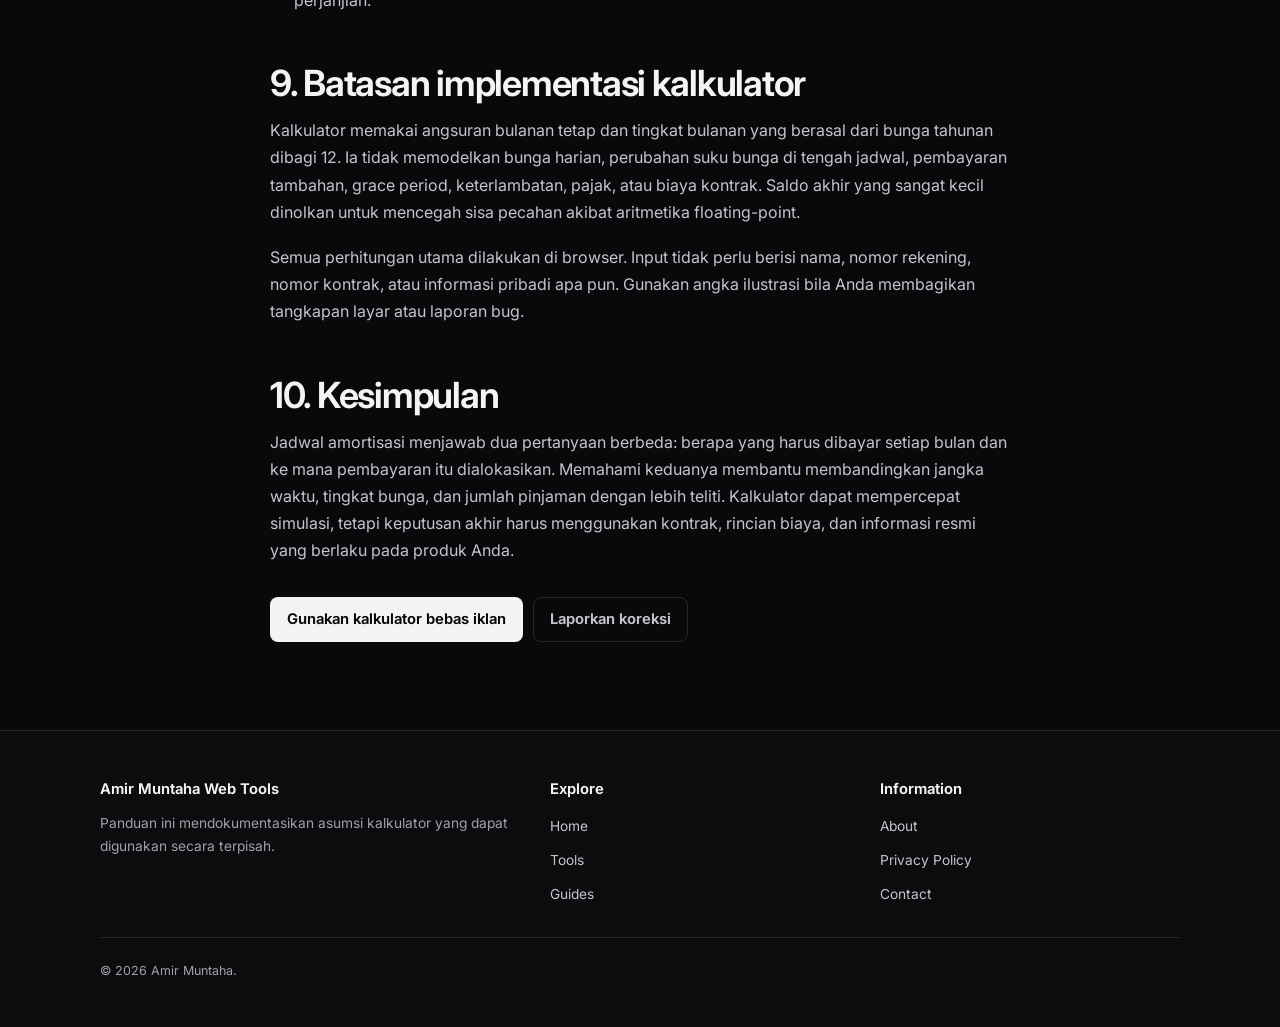
<file: guides/loan-amortization/index.html>
<!DOCTYPE html>
<html lang="id">
<head>
    <meta charset="UTF-8">
    <meta name="viewport" content="width=device-width, initial-scale=1.0">
    <meta name="description" content="Panduan lengkap amortisasi pinjaman: rumus angsuran tetap, bunga bulanan, porsi pokok, contoh perhitungan, membaca tabel, dan batasan kalkulator.">
    <meta name="author" content="Amir Muntaha">
    <meta name="robots" content="index, follow">
    <link rel="canonical" href="https://amirmuntaha.github.io/guides/loan-amortization/">
    <link rel="icon" href="/favicon.svg" type="image/svg+xml">
    <link rel="preconnect" href="https://fonts.googleapis.com">
    <link rel="preconnect" href="https://fonts.gstatic.com" crossorigin>
    <link href="https://fonts.googleapis.com/css2?family=Inter:wght@400;500;600;700;800&display=swap" rel="stylesheet">
    <link rel="stylesheet" href="/assets/site.css">
    <!-- AdSense is intentionally limited to substantive guide pages. -->
    <script async src="https://pagead2.googlesyndication.com/pagead/js/adsbygoogle.js?client=ca-pub-4134152065560989" crossorigin="anonymous"></script>
    <title>Memahami Amortisasi Pinjaman: Rumus, Contoh, dan Cara Membaca Jadwal</title>
    <script type="application/ld+json">
    {"@context":"https://schema.org","@type":"Article","headline":"Memahami Amortisasi Pinjaman: Rumus, Contoh, dan Cara Membaca Jadwal","author":{"@type":"Person","name":"Amir Muntaha"},"datePublished":"2026-08-16","dateModified":"2026-08-16","mainEntityOfPage":"https://amirmuntaha.github.io/guides/loan-amortization/"}
    </script>
</head>
<body data-description-id="Panduan lengkap amortisasi pinjaman: rumus angsuran tetap, bunga bulanan, porsi pokok, contoh perhitungan, membaca tabel, dan batasan kalkulator." data-description-en="A detailed guide to loan amortization: fixed-payment formulas, monthly interest, principal portions, a worked example, schedule interpretation, and calculator limitations.">
    <a class="skip-link" href="#main">Lewati ke konten utama</a>
    <header class="site-header"><div class="container nav-shell"><a class="brand" href="/">Amir Muntaha</a><nav class="nav-links" data-menu aria-label="Main navigation"><a href="/"><span data-lang="id">Beranda</span><span data-lang="en" hidden>Home</span></a><a href="/#projects"><span data-lang="id">Alat</span><span data-lang="en" hidden>Tools</span></a><a href="/#guides" aria-current="page"><span data-lang="id">Panduan</span><span data-lang="en" hidden>Guides</span></a><a href="/about/"><span data-lang="id">Tentang</span><span data-lang="en" hidden>About</span></a><a href="/contact/"><span data-lang="id">Kontak</span><span data-lang="en" hidden>Contact</span></a></nav><div class="nav-actions"><div class="lang-toggle" aria-label="Language selector"><button type="button" data-set-lang="id">ID</button><button type="button" data-set-lang="en">EN</button></div><button class="menu-button" type="button" data-menu-button aria-label="Buka navigasi" aria-expanded="false">☰</button></div></div></header>
    <main id="main">
        <div data-lang="id">
            <header class="article-header"><div class="container content-width"><nav class="breadcrumbs"><a href="/">Beranda</a> / <a href="/#guides">Panduan</a> / Amortisasi Pinjaman</nav><p class="eyebrow">Panduan keuangan dasar</p><h1>Memahami amortisasi pinjaman dari pokok hingga pelunasan</h1><p class="lead">Panduan ini menjelaskan apa yang dihitung oleh kalkulator, mengapa porsi bunga lebih besar di awal, dan bagian mana dari penawaran kredit yang tidak dapat diwakili oleh satu rumus.</p><p class="meta">Ditulis dan diperbarui oleh Amir Muntaha • 16 Agustus 2026 • sekitar 12 menit membaca</p></div></header>
            <article class="article"><div class="container content-width">
                <div class="callout warning"><p><strong>Penting:</strong> materi ini bersifat edukatif. Contoh bukan penawaran kredit dan kalkulator bukan nasihat keuangan. Gunakan simulasi untuk memahami struktur dasar, lalu periksa dokumen resmi pemberi pinjaman.</p></div>

                <h2>1. Apa yang dimaksud dengan amortisasi?</h2>
                <p>Amortisasi adalah proses mengurangi saldo pinjaman melalui serangkaian pembayaran. Pada pinjaman dengan angsuran tetap, jumlah pembayaran berkala dapat terlihat sama, tetapi susunan di dalamnya berubah. Setiap pembayaran dibagi menjadi bunga dan pelunasan pokok. Bunga adalah biaya penggunaan dana; pokok adalah bagian yang benar-benar mengurangi saldo utang.</p>
                <p>Perubahan komposisi terjadi karena bunga periode berikutnya dihitung dari saldo yang masih tersisa. Pada awal pinjaman, saldo masih mendekati jumlah awal sehingga biaya bunga lebih besar. Setelah sebagian pokok dibayar, saldo mengecil, bunga periode berikutnya ikut menurun, dan lebih banyak dari angsuran tetap dapat dialokasikan untuk pokok.</p>

                <h2>2. Input yang diperlukan</h2>
                <p>Model dasar dalam kalkulator menggunakan tiga variabel:</p>
                <ul>
                    <li><strong>Pokok pinjaman (P):</strong> jumlah dana yang dibiayai, bukan selalu harga barang. Untuk KPR, pokok biasanya adalah harga setelah dikurangi uang muka, lalu dapat berubah jika ada biaya yang dibiayai.</li>
                    <li><strong>Suku bunga tahunan:</strong> angka persentase yang diubah menjadi tingkat bulanan untuk simulasi. Kalkulator membagi persentase tahunan nominal dengan 12.</li>
                    <li><strong>Jumlah periode (n):</strong> total pembayaran bulanan. Lima tahun berarti 60 periode jika pembayaran dilakukan setiap bulan.</li>
                </ul>
                <p>Kalkulator juga memiliki mode target angsuran. Dalam mode ini, angsuran bulanan, tingkat bunga, dan jangka waktu dipakai untuk memperkirakan pokok yang dapat didukung. Hasil tersebut bukan batas persetujuan kredit karena pemberi pinjaman juga mempertimbangkan pendapatan, rasio utang, jaminan, biaya, dan kebijakan risiko.</p>

                <h2>3. Rumus angsuran tetap</h2>
                <p>Untuk tingkat bunga bulanan <em>r</em>, jumlah periode <em>n</em>, dan pokok <em>P</em>, angsuran bulanan <em>A</em> dihitung dengan rumus anuitas:</p>
                <div class="callout"><p><strong>A = P × r × (1 + r)<sup>n</sup> ÷ ((1 + r)<sup>n</sup> − 1)</strong></p></div>
                <p>Jika tingkat bunga adalah nol, rumus disederhanakan menjadi pokok dibagi jumlah periode. Pemisahan kondisi nol penting dalam kode karena rumus anuitas normal akan membagi dengan nol.</p>
                <p>Untuk mencari pokok dari target angsuran, bentuk nilai kini anuitas digunakan:</p>
                <div class="callout"><p><strong>P = A × (1 − (1 + r)<sup>−n</sup>) ÷ r</strong></p></div>

                <h2>4. Contoh perhitungan sederhana</h2>
                <p>Anggap sebuah ilustrasi pinjaman Rp120.000.000, bunga nominal 6% per tahun, dan jangka waktu 60 bulan. Tingkat bunga bulanan adalah 0,06 ÷ 12 = 0,005 atau 0,5%.</p>
                <p>Dengan rumus angsuran tetap, pembayaran bulanan kira-kira Rp2.319.936. Nilai yang tampil dapat berbeda sedikit karena pembulatan. Pada bulan pertama:</p>
                <ul>
                    <li>Bunga = Rp120.000.000 × 0,5% = Rp600.000.</li>
                    <li>Pokok = Rp2.319.936 − Rp600.000 = sekitar Rp1.719.936.</li>
                    <li>Saldo akhir = Rp120.000.000 − Rp1.719.936 = sekitar Rp118.280.064.</li>
                </ul>
                <p>Pada bulan kedua, bunga dihitung dari saldo baru, bukan dari Rp120.000.000 lagi. Karena saldo sudah lebih kecil, bunga bulan kedua sedikit di bawah Rp600.000 dan porsi pokok sedikit lebih tinggi. Pola ini berlanjut sampai saldo mendekati nol.</p>

                <h2>5. Cara membaca jadwal amortisasi</h2>
                <div class="table-wrap"><table><thead><tr><th>Kolom</th><th>Makna</th><th>Hal yang perlu diperhatikan</th></tr></thead><tbody>
                    <tr><td>Saldo awal</td><td>Sisa pokok sebelum pembayaran periode itu</td><td>Menjadi dasar perhitungan bunga periode</td></tr>
                    <tr><td>Bunga</td><td>Saldo awal dikalikan tingkat bunga bulanan</td><td>Tinggi di awal dan menurun pada model tetap</td></tr>
                    <tr><td>Pokok</td><td>Angsuran dikurangi bunga</td><td>Bagian yang mengurangi saldo</td></tr>
                    <tr><td>Total pembayaran</td><td>Pokok ditambah bunga untuk periode tersebut</td><td>Umumnya tetap dalam model ini</td></tr>
                    <tr><td>Saldo akhir</td><td>Saldo awal dikurangi pokok</td><td>Menjadi saldo awal periode berikutnya</td></tr>
                </tbody></table></div>
                <p>Grafik pokok versus bunga membantu melihat perubahan komposisi, tetapi tabel memberi rincian yang diperlukan untuk memeriksa satu periode tertentu. Ekspor CSV berguna untuk membuat catatan, membandingkan skenario, atau melakukan analisis lanjutan di spreadsheet.</p>

                <h2>6. Mengapa hasil bank bisa berbeda?</h2>
                <p>Satu formula tidak dapat mewakili seluruh kontrak kredit. Perbedaan dapat muncul karena:</p>
                <ul>
                    <li>bunga efektif, flat, atau metode lain didefinisikan berbeda;</li>
                    <li>periode bunga tetap kemudian berubah menjadi bunga mengambang;</li>
                    <li>biaya administrasi, provisi, appraisal, notaris, asuransi, pajak, atau biaya rekening;</li>
                    <li>tanggal pencairan dan tanggal pembayaran menciptakan periode pertama yang tidak tepat satu bulan;</li>
                    <li>aturan pembulatan dilakukan per baris, bukan hanya pada tampilan;</li>
                    <li>pelunasan dipercepat, pembayaran tambahan, denda, atau restrukturisasi;</li>
                    <li>jumlah biaya tertentu dimasukkan kembali ke pokok pembiayaan.</li>
                </ul>
                <p>Karena itu, bandingkan bukan hanya “angsuran per bulan”, tetapi juga pokok yang benar-benar diterima, total biaya awal, total pembayaran, kapan bunga dapat berubah, serta konsekuensi keterlambatan atau pelunasan dini.</p>

                <h2>7. Tiga skenario yang layak dibandingkan</h2>
                <h3>Jangka waktu lebih pendek</h3>
                <p>Angsuran bulanan biasanya naik, tetapi jumlah periode berkurang dan total bunga cenderung lebih rendah. Skenario ini perlu diuji terhadap arus kas—angsuran yang terlalu agresif dapat mengurangi ruang untuk kebutuhan rutin atau dana darurat.</p>
                <h3>Uang muka lebih besar</h3>
                <p>Pokok yang dibiayai lebih kecil, sehingga angsuran dan total bunga dapat menurun. Namun, menggunakan seluruh likuiditas untuk uang muka juga memiliki risiko. Simulasi hanya menunjukkan dampak matematis terhadap pinjaman, bukan kondisi keuangan keseluruhan.</p>
                <h3>Suku bunga berubah</h3>
                <p>Coba beberapa tingkat bunga untuk memahami sensitivitas. Perbedaan satu atau dua poin persentase dapat terasa kecil, tetapi dampaknya terakumulasi selama banyak periode. Untuk produk berbunga mengambang, skenario optimistis dan konservatif lebih informatif daripada satu angka tunggal.</p>

                <h2>8. Cara menggunakan kalkulator secara bertanggung jawab</h2>
                <ol>
                    <li>Masukkan pokok setelah uang muka, bukan harga aset penuh, kecuali seluruh harga memang dibiayai.</li>
                    <li>Gunakan tingkat bunga yang sesuai dengan metode produk. Jika informasi hanya menyebut “mulai dari”, jangan menganggapnya berlaku sepanjang jangka waktu.</li>
                    <li>Bandingkan minimal tiga jangka waktu dan catat angsuran serta total bunga.</li>
                    <li>Tambahkan biaya di luar kalkulator secara terpisah.</li>
                    <li>Simpan CSV sebagai simulasi bertanggal agar tidak tertukar dengan penawaran resmi.</li>
                    <li>Periksa seluruh hasil dengan tabel simulasi dari pemberi pinjaman sebelum menandatangani perjanjian.</li>
                </ol>

                <h2>9. Batasan implementasi kalkulator</h2>
                <p>Kalkulator memakai angsuran bulanan tetap dan tingkat bulanan yang berasal dari bunga tahunan dibagi 12. Ia tidak memodelkan bunga harian, perubahan suku bunga di tengah jadwal, pembayaran tambahan, grace period, keterlambatan, pajak, atau biaya kontrak. Saldo akhir yang sangat kecil dinolkan untuk mencegah sisa pecahan akibat aritmetika floating-point.</p>
                <p>Semua perhitungan utama dilakukan di browser. Input tidak perlu berisi nama, nomor rekening, nomor kontrak, atau informasi pribadi apa pun. Gunakan angka ilustrasi bila Anda membagikan tangkapan layar atau laporan bug.</p>

                <h2>10. Kesimpulan</h2>
                <p>Jadwal amortisasi menjawab dua pertanyaan berbeda: berapa yang harus dibayar setiap bulan dan ke mana pembayaran itu dialokasikan. Memahami keduanya membantu membandingkan jangka waktu, tingkat bunga, dan jumlah pinjaman dengan lebih teliti. Kalkulator dapat mempercepat simulasi, tetapi keputusan akhir harus menggunakan kontrak, rincian biaya, dan informasi resmi yang berlaku pada produk Anda.</p>
                <div class="hero-actions"><a class="button button-primary" href="https://amirmuntaha.github.io/loan_calculator/">Gunakan kalkulator bebas iklan</a><a class="button button-secondary" href="/contact/">Laporkan koreksi</a></div>
            </div></article>
        </div>

        <div data-lang="en" hidden>
            <header class="article-header"><div class="container content-width"><nav class="breadcrumbs"><a href="/">Home</a> / <a href="/#guides">Guides</a> / Loan Amortization</nav><p class="eyebrow">Finance fundamentals</p><h1>Understanding loan amortization from principal to payoff</h1><p class="lead">This guide explains what the calculator computes, why interest takes a larger share early on, and which parts of a real credit offer cannot be represented by one formula.</p><p class="meta">Written and updated by Amir Muntaha • August 16, 2026 • approximately 11 minutes</p></div></header>
            <article class="article"><div class="container content-width">
                <div class="callout warning"><p><strong>Important:</strong> this is educational material. Examples are not credit offers, and the calculator is not financial advice. Use it to understand the basic structure, then verify official lender documents.</p></div>
                <h2>1. What is amortization?</h2><p>Amortization is the gradual reduction of a loan balance through scheduled payments. With a fixed-payment loan, the total periodic payment may stay the same while its composition changes. Each payment contains interest—the cost of using funds—and principal, which actually reduces the debt.</p><p>Interest for the next period is based on the remaining balance. Early in the loan, that balance is close to the original amount, so interest consumes more of the payment. As principal falls, interest also falls and more of the same payment can reduce principal.</p>
                <h2>2. Required inputs</h2><ul><li><strong>Principal (P):</strong> the financed amount, which may differ from the asset price after a down payment and financed fees.</li><li><strong>Annual interest rate:</strong> converted to a monthly rate by dividing the nominal annual percentage by 12.</li><li><strong>Number of periods (n):</strong> the total monthly payments; five years means 60 periods.</li></ul><p>The target-payment mode reverses the calculation to estimate principal from payment, rate, and term. It is not an approval amount because lenders also consider income, debt ratios, collateral, fees, and risk policies.</p>
                <h2>3. Fixed-payment formula</h2><p>For monthly rate <em>r</em>, periods <em>n</em>, and principal <em>P</em>, payment <em>A</em> is:</p><div class="callout"><p><strong>A = P × r × (1 + r)<sup>n</sup> ÷ ((1 + r)<sup>n</sup> − 1)</strong></p></div><p>At a zero rate, payment is simply principal divided by periods. To estimate principal from a target payment, the present-value form is:</p><div class="callout"><p><strong>P = A × (1 − (1 + r)<sup>−n</sup>) ÷ r</strong></p></div>
                <h2>4. Worked example</h2><p>Consider an illustrative Rp120,000,000 loan at a nominal 6% annual rate for 60 months. The monthly rate is 0.06 ÷ 12 = 0.005. The fixed payment is approximately Rp2,319,936.</p><ul><li>First-month interest = Rp120,000,000 × 0.5% = Rp600,000.</li><li>First-month principal = Rp2,319,936 − Rp600,000 ≈ Rp1,719,936.</li><li>Ending balance ≈ Rp118,280,064.</li></ul><p>Second-month interest uses the new balance, so it is slightly below Rp600,000 and principal is slightly higher.</p>
                <h2>5. Reading the schedule</h2><div class="table-wrap"><table><thead><tr><th>Column</th><th>Meaning</th><th>What to check</th></tr></thead><tbody><tr><td>Beginning balance</td><td>Principal before the payment</td><td>Basis for period interest</td></tr><tr><td>Interest</td><td>Beginning balance times monthly rate</td><td>Usually falls over time</td></tr><tr><td>Principal</td><td>Payment minus interest</td><td>Actually reduces debt</td></tr><tr><td>Total payment</td><td>Principal plus interest</td><td>Fixed in this model</td></tr><tr><td>Ending balance</td><td>Beginning balance minus principal</td><td>Next period's opening balance</td></tr></tbody></table></div>
                <h2>6. Why a lender's result may differ</h2><p>A single formula cannot represent an entire contract. Differences may come from flat versus effective rate definitions, later floating rates, administration and insurance costs, irregular first periods, row-by-row rounding, early payment rules, penalties, or fees added to principal. Compare the amount actually received, initial costs, total payments, rate-change rules, and early-payoff conditions—not only the monthly figure.</p>
                <h2>7. Useful comparisons</h2><h3>Shorter term</h3><p>Payments normally rise while total interest tends to fall. Test whether the higher commitment leaves room for routine needs and emergencies.</p><h3>Larger down payment</h3><p>Financed principal, payment, and interest may fall, but using all available cash can create a different risk that the calculator does not evaluate.</p><h3>Rate changes</h3><p>Test several rates to understand sensitivity. For floating-rate products, optimistic and conservative scenarios are more useful than one number.</p>
                <h2>8. Responsible use</h2><ol><li>Enter financed principal after the down payment.</li><li>Use a rate that matches the product's method and period.</li><li>Compare at least three terms.</li><li>Add excluded fees separately.</li><li>Label exported CSV files as dated simulations.</li><li>Verify against the lender's official schedule before signing.</li></ol>
                <h2>9. Calculator limits</h2><p>The calculator assumes fixed monthly payments and a monthly rate derived from annual rate divided by 12. It does not model daily interest, mid-schedule rate changes, extra payments, grace periods, late payments, taxes, or contract fees. Very small ending balances are set to zero to avoid floating-point remnants.</p><p>Core calculations run in the browser. Inputs do not need names, account numbers, contract numbers, or any personal data.</p>
                <h2>10. Conclusion</h2><p>An amortization schedule answers both how much is paid and where each payment goes. Understanding both makes comparisons more meaningful. A calculator speeds up scenarios, but the final decision must rely on the applicable contract, cost breakdown, and official product information.</p>
                <div class="hero-actions"><a class="button button-primary" href="https://amirmuntaha.github.io/loan_calculator/">Use the ad-free calculator</a><a class="button button-secondary" href="/contact/">Report a correction</a></div>
            </div></article>
        </div>
    </main>
    <footer class="site-footer"><div class="container"><div class="footer-grid"><div><h2>Amir Muntaha Web Tools</h2><p data-lang="id">Panduan ini mendokumentasikan asumsi kalkulator yang dapat digunakan secara terpisah.</p><p data-lang="en" hidden>This guide documents the assumptions behind the separately available calculator.</p></div><div><h3>Explore</h3><ul><li><a href="/">Home</a></li><li><a href="/#projects">Tools</a></li><li><a href="/#guides">Guides</a></li></ul></div><div><h3>Information</h3><ul><li><a href="/about/">About</a></li><li><a href="/privacy/">Privacy Policy</a></li><li><a href="/contact/">Contact</a></li></ul></div></div><div class="footer-note">© 2026 Amir Muntaha.</div></div></footer>
    <script src="/assets/site.js" defer></script>
</body>
</html>
</file>
<file: assets/site.css>
:root {
    color-scheme: dark;
    --bg: #09090b;
    --surface: #111113;
    --surface-raised: #151518;
    --surface-soft: #18181b;
    --text: #f4f4f5;
    --muted: #a1a1aa;
    --muted-strong: #c4c4cc;
    --border: #27272a;
    --border-strong: #3f3f46;
    --brand: #60a5fa;
    --brand-dark: #93c5fd;
    --accent: #a78bfa;
    --success: #34d399;
    --warning: #fbbf24;
    --shadow: 0 20px 60px rgba(0, 0, 0, 0.34);
}

* {
    box-sizing: border-box;
}

html {
    scroll-behavior: smooth;
}

body {
    margin: 0;
    background: var(--bg);
    color: var(--text);
    font-family: Inter, ui-sans-serif, system-ui, -apple-system, BlinkMacSystemFont, "Segoe UI", sans-serif;
    font-size: 16px;
    line-height: 1.7;
    text-rendering: optimizeLegibility;
}

::selection {
    background: rgba(96, 165, 250, 0.28);
    color: var(--text);
}

img,
svg {
    max-width: 100%;
}

a {
    color: var(--brand);
    text-decoration-thickness: 0.08em;
    text-underline-offset: 0.2em;
    transition: color 160ms ease;
}

a:hover {
    color: var(--brand-dark);
}

button,
a {
    -webkit-tap-highlight-color: transparent;
}

button:focus-visible,
a:focus-visible,
summary:focus-visible,
.table-wrap:focus-visible {
    outline: 2px solid var(--brand);
    outline-offset: 3px;
}

.container {
    width: min(1080px, calc(100% - 40px));
    margin: 0 auto;
}

.content-width {
    width: min(740px, 100%);
    margin-inline: auto;
}

.skip-link {
    position: fixed;
    top: 10px;
    left: 10px;
    z-index: 100;
    transform: translateY(-160%);
    border: 1px solid var(--border-strong);
    border-radius: 8px;
    background: var(--text);
    color: var(--bg);
    padding: 9px 14px;
    text-decoration: none;
}

.skip-link:focus {
    transform: translateY(0);
}

.site-header {
    position: sticky;
    top: 0;
    z-index: 50;
    border-bottom: 1px solid rgba(63, 63, 70, 0.5);
    background: rgba(9, 9, 11, 0.9);
    backdrop-filter: blur(16px);
}

.nav-shell {
    min-height: 64px;
    display: flex;
    align-items: center;
    justify-content: space-between;
    gap: 20px;
}

.brand {
    color: var(--text);
    font-size: 1rem;
    font-weight: 700;
    letter-spacing: -0.025em;
    text-decoration: none;
}

.brand:hover {
    color: var(--text);
}

.nav-links {
    display: flex;
    align-items: center;
    gap: 24px;
}

.nav-links a {
    color: var(--muted);
    font-size: 0.88rem;
    font-weight: 550;
    text-decoration: none;
}

.nav-links a:hover,
.nav-links a[aria-current="page"] {
    color: var(--text);
}

.nav-links a[aria-current="page"] {
    text-decoration: underline;
    text-decoration-color: var(--brand);
    text-decoration-thickness: 2px;
    text-underline-offset: 8px;
}

.nav-actions {
    display: flex;
    align-items: center;
    gap: 10px;
}

.lang-toggle {
    display: inline-flex;
    border: 1px solid var(--border);
    border-radius: 8px;
    background: var(--surface);
    padding: 3px;
}

.lang-toggle button {
    min-width: 36px;
    border: 0;
    border-radius: 5px;
    background: transparent;
    color: var(--muted);
    cursor: pointer;
    font: inherit;
    font-size: 0.72rem;
    font-weight: 700;
    padding: 5px 8px;
    transition: background 160ms ease, color 160ms ease;
}

.lang-toggle button:hover {
    color: var(--text);
}

.lang-toggle button.active {
    background: var(--text);
    color: var(--bg);
}

.menu-button {
    display: none;
    width: 40px;
    height: 40px;
    border: 1px solid var(--border);
    border-radius: 8px;
    background: var(--surface);
    color: var(--text);
    cursor: pointer;
    font-size: 1.1rem;
}

.hero {
    overflow: hidden;
    border-bottom: 1px solid var(--border);
    background:
        radial-gradient(circle at 20% 0%, rgba(59, 130, 246, 0.11), transparent 34%),
        var(--bg);
    padding: 100px 0 84px;
}

.eyebrow {
    margin: 0 0 14px;
    color: var(--brand);
    font-size: 0.72rem;
    font-weight: 700;
    letter-spacing: 0.14em;
    text-transform: uppercase;
}

.hero h1,
.page-hero h1,
.article-header h1 {
    max-width: 880px;
    margin: 0;
    color: var(--text);
    font-size: clamp(2.4rem, 6vw, 4.6rem);
    font-weight: 650;
    line-height: 1.04;
    letter-spacing: -0.055em;
}

.hero .lead,
.page-hero .lead,
.article-header .lead {
    max-width: 720px;
    margin: 24px 0 0;
    color: var(--muted);
    font-size: clamp(1.02rem, 2vw, 1.2rem);
    line-height: 1.75;
}

.hero-actions {
    display: flex;
    flex-wrap: wrap;
    gap: 10px;
    margin-top: 32px;
}

.button {
    display: inline-flex;
    min-height: 44px;
    align-items: center;
    justify-content: center;
    border: 1px solid transparent;
    border-radius: 8px;
    padding: 9px 16px;
    font-size: 0.92rem;
    font-weight: 650;
    text-decoration: none;
    transition: border-color 160ms ease, background 160ms ease, color 160ms ease, transform 160ms ease;
}

.button:hover {
    transform: translateY(-1px);
}

.button-primary {
    background: var(--text);
    color: var(--bg);
}

.button-primary:hover {
    background: #d4d4d8;
    color: var(--bg);
}

.button-secondary {
    border-color: var(--border);
    background: transparent;
    color: var(--muted-strong);
}

.button-secondary:hover {
    border-color: var(--border-strong);
    background: var(--surface-soft);
    color: var(--text);
}

.section {
    padding: 80px 0;
}

.section-alt {
    border-block: 1px solid var(--border);
    background: var(--surface);
}

.section-heading {
    max-width: 720px;
    margin-bottom: 34px;
}

.section-heading h2,
.article h2 {
    margin: 0 0 12px;
    color: var(--text);
    font-size: clamp(1.6rem, 3vw, 2.25rem);
    font-weight: 650;
    line-height: 1.2;
    letter-spacing: -0.035em;
}

.section-heading p {
    margin: 0;
    color: var(--muted);
}

.card-grid {
    display: grid;
    grid-template-columns: repeat(2, minmax(0, 1fr));
    gap: 14px;
}

.card-grid.three {
    grid-template-columns: repeat(3, minmax(0, 1fr));
}

.card {
    display: flex;
    min-height: 100%;
    flex-direction: column;
    border: 1px solid var(--border);
    border-radius: 12px;
    background: var(--surface);
    padding: 24px;
    transition: border-color 180ms ease, background 180ms ease, transform 180ms ease;
}

.card:hover {
    border-color: var(--border-strong);
    background: var(--surface-raised);
    transform: translateY(-2px);
}

.card .icon {
    width: fit-content;
    font-size: 1.55rem;
    filter: saturate(0.75);
}

.card h3 {
    margin: 18px 0 8px;
    color: var(--text);
    font-size: 1.08rem;
    font-weight: 650;
    line-height: 1.4;
}

.card p {
    margin: 0 0 20px;
    color: var(--muted);
}

.card-link {
    margin-top: auto;
    font-size: 0.9rem;
    font-weight: 650;
    text-decoration: none;
}

.meta {
    color: var(--muted);
    font-size: 0.8rem;
}

.pill {
    display: inline-flex;
    align-self: flex-start;
    border: 1px solid rgba(96, 165, 250, 0.24);
    border-radius: 999px;
    background: rgba(96, 165, 250, 0.08);
    color: var(--brand-dark);
    font-size: 0.7rem;
    font-weight: 650;
    padding: 3px 9px;
}

.feature-list,
.check-list {
    display: grid;
    gap: 12px;
    margin: 0;
    padding: 0;
    list-style: none;
}

.feature-list {
    grid-template-columns: repeat(3, minmax(0, 1fr));
}

.feature-list li {
    border: 1px solid var(--border);
    border-radius: 10px;
    background: var(--surface);
    padding: 18px;
}

.feature-list strong {
    display: block;
    margin-bottom: 5px;
    color: var(--text);
    font-weight: 650;
}

.page-hero,
.article-header {
    border-bottom: 1px solid var(--border);
    background:
        radial-gradient(circle at 20% 0%, rgba(59, 130, 246, 0.08), transparent 36%),
        var(--bg);
    padding: 72px 0 58px;
}

.page-hero h1,
.article-header h1 {
    font-size: clamp(2.15rem, 5vw, 3.7rem);
}

.breadcrumbs {
    margin-bottom: 18px;
    color: var(--muted);
    font-size: 0.84rem;
}

.breadcrumbs a {
    color: var(--muted);
    text-decoration: none;
}

.breadcrumbs a:hover {
    color: var(--text);
}

.article {
    padding: 60px 0 88px;
}

.article h2 {
    margin-top: 48px;
}

.article h3 {
    margin: 32px 0 8px;
    color: var(--text);
    font-size: 1.22rem;
    font-weight: 650;
}

.article p,
.article li {
    color: var(--muted-strong);
}

.article p {
    margin: 0 0 18px;
}

.article ul,
.article ol {
    margin: 0 0 24px;
    padding-left: 24px;
}

.article li + li {
    margin-top: 8px;
}

.article strong {
    color: var(--text);
}

.article code {
    border: 1px solid var(--border);
    border-radius: 5px;
    background: var(--surface-soft);
    color: #e4e4e7;
    padding: 0.12em 0.38em;
}

.article table {
    width: 100%;
    border-collapse: collapse;
    margin: 24px 0;
}

.article th,
.article td {
    border: 1px solid var(--border);
    padding: 12px 14px;
    text-align: left;
    vertical-align: top;
}

.article th {
    background: var(--surface-soft);
    color: var(--text);
    font-weight: 650;
}

.article tr:nth-child(even) td {
    background: rgba(24, 24, 27, 0.45);
}

.table-wrap {
    overflow-x: auto;
    border-radius: 8px;
}

.callout {
    border: 1px solid rgba(96, 165, 250, 0.2);
    border-left: 3px solid var(--brand);
    border-radius: 8px;
    background: rgba(59, 130, 246, 0.07);
    margin: 30px 0;
    padding: 18px 20px;
}

.callout.warning {
    border-color: rgba(251, 191, 36, 0.2);
    border-left-color: var(--warning);
    background: rgba(251, 191, 36, 0.06);
}

.callout p:last-child {
    margin-bottom: 0;
}

.form-card {
    border: 1px solid var(--border);
    border-radius: 12px;
    background: var(--surface);
    padding: 24px;
}

.contact-options {
    display: grid;
    grid-template-columns: repeat(2, minmax(0, 1fr));
    gap: 14px;
}

.faq details {
    border-bottom: 1px solid var(--border);
    padding: 20px 0;
}

.faq details:first-child {
    border-top: 1px solid var(--border);
}

.faq summary {
    color: var(--text);
    cursor: pointer;
    font-weight: 600;
}

.faq details p {
    margin: 12px 0 0;
    color: var(--muted);
}

.site-footer {
    border-top: 1px solid var(--border);
    background: #0c0c0e;
    color: var(--muted-strong);
    padding: 46px 0;
}

.footer-grid {
    display: grid;
    grid-template-columns: 1.4fr 1fr 1fr;
    gap: 30px;
}

.site-footer h2,
.site-footer h3 {
    margin: 0 0 10px;
    color: var(--text);
    font-size: 0.92rem;
    font-weight: 650;
}

.site-footer p {
    margin: 0;
    color: var(--muted);
    font-size: 0.86rem;
}

.site-footer ul {
    margin: 0;
    padding: 0;
    list-style: none;
}

.site-footer li + li {
    margin-top: 7px;
}

.site-footer a {
    color: var(--muted-strong);
    font-size: 0.86rem;
    text-decoration: none;
}

.site-footer a:hover {
    color: var(--text);
}

.footer-note {
    border-top: 1px solid var(--border);
    margin-top: 30px;
    padding-top: 22px;
    color: var(--muted);
    font-size: 0.78rem;
}

[hidden] {
    display: none !important;
}

@media (prefers-reduced-motion: reduce) {
    html {
        scroll-behavior: auto;
    }

    *,
    *::before,
    *::after {
        scroll-behavior: auto !important;
        transition-duration: 0.01ms !important;
    }
}

@media (max-width: 820px) {
    .menu-button {
        display: inline-grid;
        place-items: center;
    }

    .nav-links {
        position: absolute;
        top: 64px;
        right: 20px;
        left: 20px;
        display: none;
        align-items: stretch;
        border: 1px solid var(--border);
        border-radius: 10px;
        background: rgba(17, 17, 19, 0.98);
        box-shadow: var(--shadow);
        padding: 8px;
    }

    .nav-links.open {
        display: grid;
    }

    .nav-links a {
        border-radius: 6px;
        padding: 10px 12px;
    }

    .nav-links a:hover,
    .nav-links a[aria-current="page"] {
        background: var(--surface-soft);
        text-decoration: none;
    }

    .card-grid.three,
    .feature-list {
        grid-template-columns: 1fr;
    }

    .footer-grid {
        grid-template-columns: 1fr 1fr;
    }
}

@media (max-width: 640px) {
    .container {
        width: min(100% - 28px, 1080px);
    }

    .nav-shell {
        min-height: 60px;
        gap: 8px;
    }

    .nav-actions {
        gap: 7px;
    }

    .nav-links {
        top: 60px;
        right: 14px;
        left: 14px;
    }

    .hero {
        padding: 64px 0 56px;
    }

    .hero h1,
    .page-hero h1,
    .article-header h1 {
        letter-spacing: -0.04em;
    }

    .section {
        padding: 56px 0;
    }

    .card-grid,
    .contact-options,
    .footer-grid {
        grid-template-columns: 1fr;
    }

    .card,
    .form-card {
        padding: 20px;
    }

    .hero-actions .button {
        width: 100%;
    }

    .page-hero,
    .article-header {
        padding: 50px 0 42px;
    }

    .article {
        padding: 40px 0 62px;
    }

    .article th,
    .article td {
        min-width: 150px;
        padding: 10px;
        font-size: 0.88rem;
    }
}
</file>
